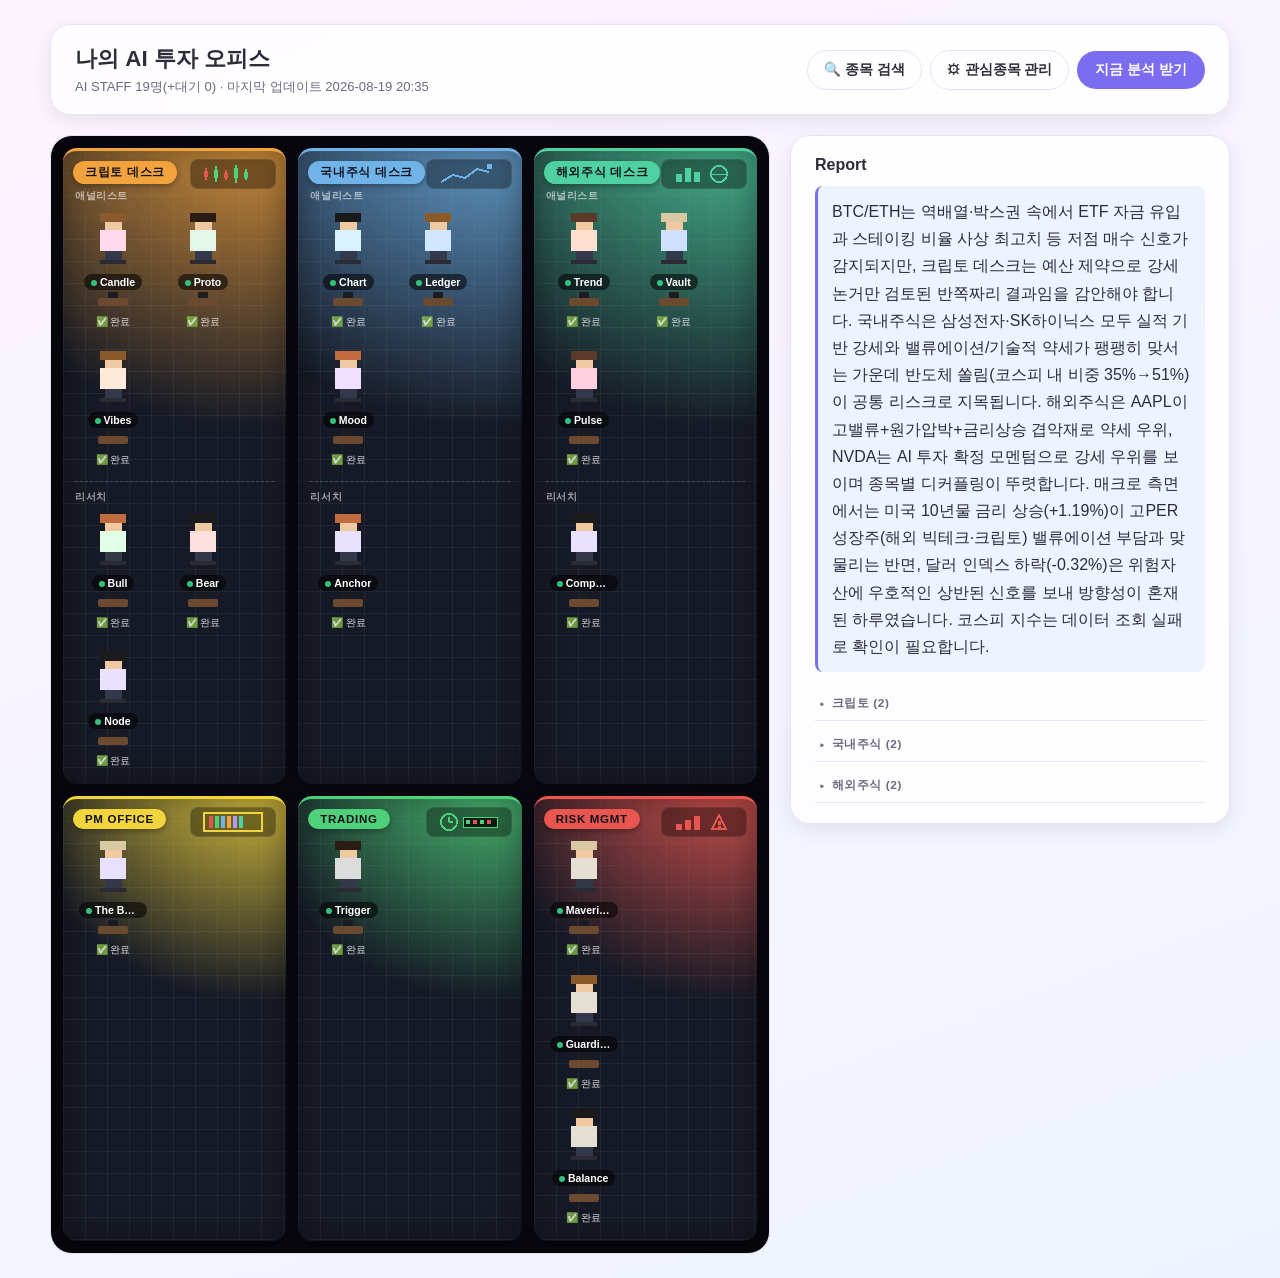
<file: office/index.html>
<!doctype html>
<html lang="ko">
<head>
<meta charset="UTF-8" />
<meta name="viewport" content="width=device-width, initial-scale=1" />
<title>나의 AI 투자 오피스</title>
<style>
  :root {
    --bg-top: #fdf3ff;
    --bg-bottom: #eef4ff;
    --panel-bg: #ffffffcc;
    --text-main: #2c2c3a;
    --text-sub: #6b6b80;
    --border: #e6e3f5;
    --accent: #7c6cf0;
  }
  @media (prefers-color-scheme: dark) {
    :root {
      --bg-top: #201c2e;
      --bg-bottom: #16141f;
      --panel-bg: #2a2638cc;
      --text-main: #ecebf5;
      --text-sub: #a5a2ba;
      --border: #3a3650;
      --accent: #a99bff;
    }
  }
  :root[data-theme="dark"] {
    --bg-top: #201c2e;
    --bg-bottom: #16141f;
    --panel-bg: #2a2638cc;
    --text-main: #ecebf5;
    --text-sub: #a5a2ba;
    --border: #3a3650;
    --accent: #a99bff;
  }
  :root[data-theme="light"] {
    --bg-top: #fdf3ff;
    --bg-bottom: #eef4ff;
    --panel-bg: #ffffffcc;
    --text-main: #2c2c3a;
    --text-sub: #6b6b80;
    --border: #e6e3f5;
    --accent: #7c6cf0;
  }

  * { box-sizing: border-box; }
  body {
    margin: 0;
    min-height: 100vh;
    font-family: -apple-system, "Segoe UI", "Malgun Gothic", sans-serif;
    color: var(--text-main);
    background: linear-gradient(160deg, var(--bg-top), var(--bg-bottom));
    padding: 24px;
  }

  .app { max-width: 1180px; margin: 0 auto; }

  header.topbar {
    display: flex;
    flex-wrap: wrap;
    gap: 16px;
    align-items: center;
    justify-content: space-between;
    background: var(--panel-bg);
    border: 1px solid var(--border);
    border-radius: 20px;
    padding: 18px 24px;
    margin-bottom: 20px;
    backdrop-filter: blur(6px);
    box-shadow: 0 6px 20px rgba(0,0,0,0.08);
  }
  .brand { display: flex; flex-direction: column; gap: 4px; }
  .brand h1 { margin: 0; font-size: 1.4rem; }
  .brand .meta { font-size: 0.82rem; color: var(--text-sub); }

  .run-now-btn {
    border: none; border-radius: 999px; padding: 10px 18px; font-size: 0.85rem; font-weight: 600;
    background: var(--accent); color: white; cursor: pointer;
  }
  .run-now-btn:disabled { opacity: 0.6; cursor: default; }

  .layout { display: grid; grid-template-columns: 1fr 440px; gap: 20px; align-items: start; }
  @media (max-width: 960px) { .layout { grid-template-columns: 1fr; } }

  /* ---- 오피스 타일맵 (부서 구역): 3개 자산군 부서(크립토/국내주식/해외주식) + PM/TRADING/RISK ----
     모든 존은 같은 어두운 베이스를 공유하고, 부서마다 --zone-accent 색만 달라진다(상단 바/라벨/장식/은은한 글로우).
     방마다 완전히 다른 색을 칠하는 대신 "같은 오피스, 다른 팻말"처럼 보이게 하는 게 목표. */
  .office-map {
    display: grid;
    grid-template-columns: repeat(3, 1fr);
    grid-template-areas:
      "crypto krstock usstock"
      "pm trading risk";
    gap: 12px;
    border-radius: 22px;
    overflow: hidden;
    border: 1px solid var(--border);
    padding: 12px;
    background: #0a0912;
    box-shadow: inset 0 0 60px rgba(0,0,0,0.5);
  }
  @media (max-width: 640px) {
    .office-map { grid-template-columns: 1fr; grid-template-areas: "crypto" "krstock" "usstock" "pm" "trading" "risk"; }
  }

  .zone {
    position: relative;
    border-radius: 14px;
    min-height: 160px;
    padding: 38px 12px 12px;
    background-color: #161a26;
    background-image:
      radial-gradient(circle at 88% -12%, var(--zone-accent) 0%, transparent 48%),
      linear-gradient(rgba(255,255,255,0.05) 1px, transparent 1px),
      linear-gradient(90deg, rgba(255,255,255,0.05) 1px, transparent 1px);
    background-size: 100% 100%, 22px 22px, 22px 22px;
    background-blend-mode: normal, normal, normal;
    border-top: 3px solid var(--zone-accent);
    box-shadow: inset 0 0 30px rgba(0,0,0,0.35), 0 6px 16px rgba(0,0,0,0.3);
  }
  .zone[data-team="크립토"]    { grid-area: crypto;   --zone-accent: #f2a33d; }
  .zone[data-team="국내주식"]  { grid-area: krstock;  --zone-accent: #6fb3e8; }
  .zone[data-team="해외주식"]  { grid-area: usstock;  --zone-accent: #4fd0a0; }
  .zone[data-team="PM"]        { grid-area: pm;       --zone-accent: #f2d43d; }
  .zone[data-team="TRADING"]   { grid-area: trading;  --zone-accent: #4fd07a; }
  .zone[data-team="RISK MGMT"] { grid-area: risk;     --zone-accent: #e8564f; }

  .zone-label {
    position: absolute; top: 10px; left: 10px;
    font-size: 0.72rem; font-weight: 800; letter-spacing: 0.06em;
    color: #12121a; background: var(--zone-accent);
    padding: 4px 12px; border-radius: 999px;
    box-shadow: 0 2px 6px rgba(0,0,0,0.35);
  }
  .zone-decor {
    position: absolute; top: 8px; right: 10px;
    background: rgba(0,0,0,0.35); border: 1px solid rgba(255,255,255,0.08);
    border-radius: 8px; padding: 4px 7px;
  }
  .decor-icon { width: 70px; height: 20px; display: block; }

  /* 전원 잠금 상태인 존(TRADING/RISK MGMT)은 텅 빈 느낌이 나지 않게 대각선 패턴 + 워터마크를 깔아준다 */
  .zone.all-locked {
    background-image:
      repeating-linear-gradient(135deg, rgba(255,255,255,0.035) 0 10px, transparent 10px 20px),
      radial-gradient(circle at 88% -12%, var(--zone-accent) 0%, transparent 48%),
      linear-gradient(rgba(255,255,255,0.05) 1px, transparent 1px),
      linear-gradient(90deg, rgba(255,255,255,0.05) 1px, transparent 1px);
    background-size: auto, 100% 100%, 22px 22px, 22px 22px;
  }
  .zone.all-locked::after {
    content: '준비 중';
    position: absolute; right: 14px; bottom: 10px;
    font-size: 0.66rem; font-weight: 800; letter-spacing: 0.08em;
    color: rgba(255,255,255,0.18);
  }

  .zone-floor { display: flex; flex-direction: column; gap: 10px; }
  .subteam-label {
    font-size: 0.62rem; font-weight: 700; letter-spacing: 0.06em; text-transform: uppercase;
    color: rgba(255,255,255,0.6); margin-bottom: 6px; padding-top: 8px;
    border-top: 1px dashed rgba(255,255,255,0.18);
  }
  .subteam:first-child .subteam-label { border-top: none; padding-top: 0; }
  .subteam-floor { display: flex; flex-wrap: wrap; gap: 14px; align-content: flex-start; }

  .desk-unit {
    width: 76px;
    display: flex; flex-direction: column; align-items: center; gap: 6px;
    cursor: pointer;
    border-radius: 10px;
    padding: 4px;
    transition: transform 0.15s ease, background 0.15s ease;
  }
  .desk-unit:not(.locked):hover { transform: translateY(-3px); background: rgba(255,255,255,0.06); }
  .desk-unit.locked { cursor: default; filter: grayscale(1); opacity: 0.55; }

  .sprite-wrap { position: relative; }
  .pixel-person {
    width: 34px; height: 51px;
    animation: bob 2.4s ease-in-out infinite;
  }
  .desk-unit.locked .pixel-person { animation: none; }
  .desk-unit.working .sprite-wrap { animation: walk 1.6s ease-in-out infinite; }
  .lock-badge { position: absolute; top: -4px; right: -6px; font-size: 12px; }
  @keyframes bob { 0%, 100% { transform: translateY(0); } 50% { transform: translateY(-4px); } }
  @keyframes walk { 0%, 100% { transform: translateX(-4px); } 50% { transform: translateX(4px); } }

  .status-label { font-size: 0.62rem; color: #fff; opacity: 0.85; margin-top: 3px; white-space: nowrap; }

  .nameplate {
    font-size: 0.66rem; font-weight: 700; color: #fff; background: rgba(0,0,0,0.55);
    padding: 2px 7px; border-radius: 999px; white-space: nowrap; max-width: 100%;
    overflow: hidden; text-overflow: ellipsis;
  }

  .desk-prop { width: 30px; height: 8px; background: #6b4a2f; border-radius: 2px; position: relative; margin-top: 2px; }
  .desk-prop .desk-monitor {
    position: absolute; top: -6px; left: 50%; transform: translateX(-50%);
    width: 10px; height: 6px; background: #1b1b22; border-radius: 1px;
  }
  .desk-status {
    width: 6px; height: 6px; border-radius: 50%; display: inline-block; margin-right: 3px;
  }
  .desk-status.done { background: #33c17c; }
  .desk-status.pending { background: #b8b3c9; }
  .desk-status.locked { background: #7a7a7a; }

  aside.console {
    border-radius: 20px; border: 1px solid var(--border); background: var(--panel-bg);
    padding: 20px 24px; max-height: 720px; overflow-y: auto; backdrop-filter: blur(6px);
    box-shadow: 0 6px 20px rgba(0,0,0,0.08);
  }
  aside.console h2 { margin: 0 0 12px; font-size: 1rem; }
  .feed-group { margin-bottom: 8px; }
  .feed-group:last-child { margin-bottom: 0; }
  .feed-group summary {
    cursor: pointer; list-style: none; user-select: none;
    font-size: 0.74rem; font-weight: 800; letter-spacing: 0.05em; color: var(--text-sub);
    text-transform: uppercase; padding: 8px 4px; border-bottom: 1px solid var(--border);
    display: flex; align-items: center; gap: 6px;
  }
  .feed-group summary::-webkit-details-marker { display: none; }
  .feed-group summary::before { content: '▸'; font-size: 0.7rem; transition: transform 0.15s ease; }
  .feed-group[open] summary::before { transform: rotate(90deg); }
  .feed-group .symbol-card { margin: 16px 0 0; }
  .symbol-card-label { font-size: 0.92rem; font-weight: 800; margin-bottom: 6px; }
  .feed-item { border-left: 3px solid var(--accent); border-radius: 8px; padding: 12px 14px; margin-bottom: 8px; background: var(--bg-bottom); }
  .feed-item .fhead { display: flex; justify-content: space-between; font-size: 0.8rem; color: var(--text-sub); margin-bottom: 6px; }
  .feed-item .ftext { font-size: 1rem; line-height: 1.7; white-space: pre-wrap; }
  .symbol-empty { color: var(--text-sub); font-size: 0.85rem; padding-bottom: 4px; }

  .summary-card {
    border-left: 3px solid var(--accent); border-radius: 8px; padding: 12px 14px; margin-bottom: 16px;
    background: var(--bg-bottom); font-size: 1rem; line-height: 1.7; white-space: pre-wrap;
  }

  .empty-note { color: var(--text-sub); font-size: 0.85rem; }

  .modal-backdrop {
    display: none; position: fixed; inset: 0; background: rgba(0,0,0,0.35);
    align-items: center; justify-content: center; padding: 20px; z-index: 10;
  }
  .modal-backdrop.open { display: flex; }
  .modal {
    background: var(--panel-bg); border: 1px solid var(--border); border-radius: 18px;
    max-width: 560px; width: 100%; max-height: 80vh; overflow-y: auto; padding: 22px;
    color: var(--text-main);
  }
  .modal h3 { margin-top: 0; }
  .modal-body { font-size: 1rem; line-height: 1.7; }
  .modal-body p { margin: 0 0 12px; }
  .modal-body h4 { margin: 16px 0 6px; font-size: 0.92rem; color: var(--text-sub); }
  .modal-body h4:first-child { margin-top: 0; }
  .modal-body ul { margin: 0 0 12px; padding-left: 1.2em; }
  .modal-body li { margin-bottom: 8px; }
  .modal-body li:last-child { margin-bottom: 0; }
  .modal-body strong { color: var(--accent); }
  .modal .close-btn {
    float: right; border: none; background: var(--bg-bottom); border-radius: 999px;
    width: 28px; height: 28px; cursor: pointer; font-size: 0.9rem;
  }
  .watchlist-toggle-btn {
    border: 1px solid var(--border); border-radius: 999px; padding: 10px 16px; font-size: 0.85rem; font-weight: 600;
    background: transparent; color: var(--text-main); cursor: pointer;
  }
  .watchlist-panel {
    max-width: 1180px; margin: 0 auto 20px; background: var(--panel-bg); border: 1px solid var(--border);
    border-radius: 20px; padding: 18px 24px; display: grid; grid-template-columns: repeat(3, 1fr); gap: 18px;
    backdrop-filter: blur(6px); box-shadow: 0 6px 20px rgba(0,0,0,0.08);
  }
  .watchlist-panel[hidden] { display: none; }
  @media (max-width: 860px) { .watchlist-panel { grid-template-columns: 1fr; } }
  .watchlist-group-title { font-size: 0.78rem; font-weight: 700; color: var(--text-sub); margin-bottom: 8px; }
  .watchlist-add-row { display: flex; gap: 6px; margin-bottom: 6px; }
  .watchlist-input { flex: 1; min-width: 0; padding: 6px 10px; border-radius: 999px; border: 1px solid var(--border); background: var(--bg-bottom); color: var(--text-main); font-size: 0.82rem; }
  .watchlist-add-btn { border: none; border-radius: 999px; padding: 6px 12px; font-size: 0.78rem; font-weight: 600; background: var(--accent); color: white; cursor: pointer; }
  .watchlist-add-btn:disabled, .watchlist-input:disabled { opacity: 0.5; cursor: default; }
  .watchlist-error { color: #e0574f; font-size: 0.74rem; min-height: 1em; margin-bottom: 6px; }
  .watchlist-chips { display: flex; flex-wrap: wrap; gap: 6px; }
  .watchlist-chip { display: inline-flex; align-items: center; gap: 4px; background: var(--bg-bottom); border: 1px solid var(--border); border-radius: 999px; padding: 3px 6px 3px 10px; font-size: 0.76rem; }
  .watchlist-chip button { border: none; background: none; cursor: pointer; color: var(--text-sub); font-size: 0.8rem; padding: 0 2px; }
  .watchlist-static-note { grid-column: 1 / -1; color: var(--text-sub); font-size: 0.8rem; }
  .search-suggestions { position: relative; z-index: 5; margin-top: 6px; max-height: 260px; overflow-y: auto; border: 1px solid var(--border); border-radius: 10px; background: var(--panel-bg); }
  .search-suggestions[hidden] { display: none; }
  .search-suggestion-item { display: flex; align-items: center; gap: 8px; padding: 8px 12px; cursor: pointer; font-size: 0.82rem; }
  .search-suggestion-item:hover { background: var(--bg-bottom); }
  .search-suggestion-badge { font-size: 0.68rem; padding: 2px 8px; border-radius: 999px; background: var(--accent); color: white; white-space: nowrap; }
  .search-panel { display: grid; gap: 10px; background: var(--panel-bg); border: 1px solid var(--border); border-radius: 20px; padding: 16px 20px; margin-bottom: 20px; }
  .search-panel[hidden] { display: none; }
</style>
</head>
<body>
<div class="app">
  <header class="topbar">
    <div class="brand">
      <h1 id="office-title">나의 AI 투자 오피스</h1>
      <div class="meta" id="office-meta">불러오는 중...</div>
    </div>
    <div style="display:flex; gap:8px; align-items:center;">
      <button id="search-toggle-btn" class="watchlist-toggle-btn" type="button">🔍 종목 검색</button>
      <button id="watchlist-toggle-btn" class="watchlist-toggle-btn" type="button">⚙ 관심종목 관리</button>
      <button id="run-now-btn" class="run-now-btn">지금 분석 받기</button>
    </div>
  </header>

  <section class="watchlist-panel" id="watchlist-panel" hidden>
    <div class="watchlist-group" data-type="crypto">
      <div class="watchlist-group-title">크립토 (심볼, 예: SOL)</div>
      <div class="watchlist-add-row">
        <input class="watchlist-input" type="text" placeholder="심볼 (예: SOL)" disabled>
        <button class="watchlist-add-btn" type="button" disabled>추가</button>
      </div>
      <div class="watchlist-error"></div>
      <div class="watchlist-chips"></div>
    </div>
    <div class="watchlist-group" data-type="stocks_kr">
      <div class="watchlist-group-title">국내주식 (6자리 코드, 예: 005930)</div>
      <div class="watchlist-add-row">
        <input class="watchlist-input" type="text" placeholder="코드 (예: 005930)" disabled>
        <button class="watchlist-add-btn" type="button" disabled>추가</button>
      </div>
      <div class="watchlist-error"></div>
      <div class="watchlist-chips"></div>
    </div>
    <div class="watchlist-group" data-type="stocks_us">
      <div class="watchlist-group-title">해외주식 (티커, 예: TSLA)</div>
      <div class="watchlist-add-row">
        <input class="watchlist-input" type="text" placeholder="티커 (예: TSLA)" disabled>
        <button class="watchlist-add-btn" type="button" disabled>추가</button>
      </div>
      <div class="watchlist-error"></div>
      <div class="watchlist-chips"></div>
    </div>
    <div class="watchlist-static-note" id="watchlist-static-note">
      ⚠ 라이브 뷰어(launch_live_office.bat 실행 후 localhost:8787)에서만 사용할 수 있습니다.
    </div>
  </section>

  <section class="search-panel" id="search-panel" hidden>
    <input id="search-input" class="watchlist-input" type="text"
           placeholder="종목/코인 검색 (심볼 또는 이름) — 워치리스트에 없어도 즉시분석" autocomplete="off" disabled>
    <div id="search-suggestions" class="search-suggestions" hidden></div>
    <div id="search-status" class="watchlist-error"></div>
    <div>
      <div class="watchlist-group-title">최근검색</div>
      <div id="recent-searches-chips" class="watchlist-chips"></div>
    </div>
    <div class="watchlist-static-note" id="search-static-note">
      ⚠ 라이브 뷰어(launch_live_office.bat 실행 후 localhost:8787)에서만 사용할 수 있습니다.
    </div>
  </section>

  <div class="layout">
    <main class="office-map" id="office-map"></main>
    <aside class="console">
      <h2>Report</h2>
      <div id="summary"></div>
      <div id="feed"></div>
    </aside>
  </div>
</div>

<div class="modal-backdrop" id="modal-backdrop">
  <div class="modal">
    <button class="close-btn" id="modal-close">✕</button>
    <h3 id="modal-title"></h3>
    <div id="modal-body" class="modal-body"></div>
  </div>
</div>

<script>
  window.__OFFICE_DATA__ = {"title": "나의 AI 투자 오피스", "generatedAt": "2026-08-19 20:35", "employees": [{"id": "candle", "name": "Candle", "role": "암호화폐 기술적 분석", "emoji": "🕯️", "color": "#ffd9ec", "team": "크립토", "subteam": "ANALYSTS", "status": "done", "statusText": "리포트 작성 완료", "fullText": "BTC: 89,107,000원(-0.01%)/63,036.5달러. 역배열(ma5<ma20<ma60) 하락추세, ma20대비 -1.9%. RSI14 35.58.\nETH: 2,662,000원(0%)/1,881.99달러. 이평선 뒤섞인 횡보전환기. RSI14 50.45 중립."}, {"id": "proto", "name": "Proto", "role": "암호화폐 펀더멘털", "emoji": "🧬", "color": "#e0f7e9", "team": "크립토", "subteam": "ANALYSTS", "status": "done", "statusText": "리포트 작성 완료", "fullText": "BTC: 유통량 95.5%, 언락리스크 없음. ETF 8월 첫주 8.535억달러 순유입(4월 이후 최대)이나 연초누적 -45억달러.\nETH: 발행-소각 균형, 스테이킹락업 30%. DeFi TVL 418~420억달러(+7.8~8.1%/30일)이나 DEX거래량 -36.1%."}, {"id": "vibes", "name": "Vibes", "role": "암호화폐 뉴스·심리", "emoji": "🌊", "color": "#ffe9d9", "team": "크립토", "subteam": "ANALYSTS", "status": "done", "statusText": "리포트 작성 완료", "fullText": "BTC: CPI둔화 후 반등실패, 스테이블코인 입법정체. ETH: $1,800~1,950 박스권, 스테이킹비율 사상최고 34.4%.\n매크로 신호혼조(DXY -0.32% 리스크온 vs US10Y +1.19% 리스크오프). 약한 리스크오프~중립."}, {"id": "bull", "name": "Bull", "role": "크립토 강세 논거", "emoji": "🐂", "color": "#e0ffe6", "team": "크립토", "subteam": "RESEARCH", "status": "done", "statusText": "리포트 작성 완료", "fullText": "BTC: ETF자금 유입(4월래 최대)과 가격 괴리, RSI저점권 반등가능성. 확신도 중.\nETH: 스테이킹 사상최고+TVL증가로 3명 데이터 교차확인되는 공급축소·자금응축 신호. 확신도 중상."}, {"id": "bear", "name": "Bear", "role": "크립토 약세 논거", "emoji": "🐻", "color": "#ffe0e0", "team": "크립토", "subteam": "RESEARCH", "status": "done", "statusText": "리포트 작성 완료", "fullText": "(예산 제약으로 오늘은 생략됨 — Bull의 강세 논거에 대한 반박이 이루어지지 않았으므로 아래 Bull 내용은 편향된 일방적 시각일 수 있음)"}, {"id": "node", "name": "Node", "role": "크립토 리서치 종합", "emoji": "🧑‍🔬", "color": "#eae1ff", "team": "크립토", "subteam": "RESEARCH", "status": "done", "statusText": "리포트 작성 완료", "fullText": "(예산 제약으로 오늘은 생략됨)"}, {"id": "chart", "name": "Chart", "role": "국내주식 기술적 분석", "emoji": "📈", "color": "#d9f2ff", "team": "국내주식", "subteam": "ANALYSTS", "status": "done", "statusText": "리포트 작성 완료", "fullText": "(원문 미제공 — Anchor 종합에 반영된 내용만 확인 가능)"}, {"id": "ledger", "name": "Ledger", "role": "국내주식 펀더멘털", "emoji": "📒", "color": "#cfe8ff", "team": "국내주식", "subteam": "ANALYSTS", "status": "done", "statusText": "리포트 작성 완료", "fullText": "(원문 미제공 — Anchor 종합에 반영된 내용만 확인 가능)"}, {"id": "mood", "name": "Mood", "role": "국내주식 뉴스·심리", "emoji": "🌙", "color": "#f0e0ff", "team": "국내주식", "subteam": "ANALYSTS", "status": "done", "statusText": "리포트 작성 완료", "fullText": "(원문 미제공 — Anchor 종합에 반영된 내용만 확인 가능)"}, {"id": "anchor", "name": "Anchor", "role": "국내주식 리서치 종합", "emoji": "⚓", "color": "#eae1ff", "team": "국내주식", "subteam": "RESEARCH", "status": "done", "statusText": "리포트 작성 완료", "fullText": "삼성전자: 강세(5일연속신고가, 영업이익 89.4조 역대최대, 외국인 3조 순매수) vs 약세(ma60 -5.5% 하회, 장기추세 미회복, PER22.19/PBR3.82). 단기상방 뚜렷하나 ma60 상향돌파 전까진 추세전환 이르다는 판단.\nSK하이닉스: 강세(순이익+557%, HBM점유율56.4%, 저PER) vs 약세(역배열+RSI다이버전스, PBR7.09배 고평가, ROE96%지속성 미확인). 강약 논거 팽팽히 대립.\n공통 리스크: 코스피 반도체 쏠림 35%→51%, 7월 레버리지청산 패닉셀 전례."}, {"id": "trend", "name": "Trend", "role": "해외주식 기술적 분석", "emoji": "📊", "color": "#ffe0d0", "team": "해외주식", "subteam": "ANALYSTS", "status": "done", "statusText": "리포트 작성 완료", "fullText": "(원문 미제공 — Compass 종합에 반영된 내용만 확인 가능)"}, {"id": "vault", "name": "Vault", "role": "해외주식 펀더멘털", "emoji": "🏦", "color": "#d0e0ff", "team": "해외주식", "subteam": "ANALYSTS", "status": "done", "statusText": "리포트 작성 완료", "fullText": "(원문 미제공 — Compass 종합에 반영된 내용만 확인 가능)"}, {"id": "pulse", "name": "Pulse", "role": "해외주식 뉴스·심리", "emoji": "💓", "color": "#ffd0e0", "team": "해외주식", "subteam": "ANALYSTS", "status": "done", "statusText": "리포트 작성 완료", "fullText": "(원문 미제공 — Compass 종합에 반영된 내용만 확인 가능)"}, {"id": "compass", "name": "Compass", "role": "해외주식 리서치 종합", "emoji": "🧭", "color": "#eae1ff", "team": "해외주식", "subteam": "RESEARCH", "status": "done", "statusText": "리포트 작성 완료", "fullText": "AAPL($305.93): 약세 우위 — 3명 교차확인된 고밸류(PER35/PBR41.6)+메모리공급부족 원가압박(팀쿡 확정발언)+금리상승+소비지표부진. 강세는 RSI26 과매도 단기반등 신호 하나뿐. \"조정 속 단기반등\" 시각.\nNVDA($225.16): 강세 우위 — 정배열추세+5000억달러 AI MOU(확정)+조정후 빠른회복력. 약세는 RSI75 과매수+8/26실적 이벤트리스크(미실현). \"추세 살아있으나 이벤트 앞둔 과열구간\"."}, {"id": "trigger", "name": "Trigger", "role": "매매 시그널 생성 (Execution Specialist)", "emoji": "🎯", "color": "#dcdcdc", "team": "TRADING", "subteam": null, "status": "done", "statusText": "리포트 작성 완료", "fullText": "(예산 제약으로 오늘은 생략됨 — 오늘 크립토 매매 시그널 없음)"}, {"id": "maverick", "name": "Maverick", "role": "공격적 리스크 검토 (Aggressive Risk)", "emoji": "🦉", "color": "#e6e0d4", "team": "RISK MGMT", "subteam": null, "status": "done", "statusText": "리포트 작성 완료", "fullText": "(예산 제약으로 오늘은 생략됨)"}, {"id": "guardian", "name": "Guardian", "role": "보수적 리스크 검토 (Conservative Risk)", "emoji": "🛡️", "color": "#e6e0d4", "team": "RISK MGMT", "subteam": null, "status": "done", "statusText": "리포트 작성 완료", "fullText": "(예산 제약으로 오늘은 생략됨)"}, {"id": "balance", "name": "Balance", "role": "중립 리스크 검토 (Neutral Risk)", "emoji": "⚖️", "color": "#e6e0d4", "team": "RISK MGMT", "subteam": null, "status": "done", "statusText": "리포트 작성 완료", "fullText": "(예산 제약으로 오늘은 생략됨)"}, {"id": "chief-strategist", "name": "The Boss", "role": "종합 리포트 작성 (포트폴리오 매니저)", "emoji": "🧑‍💼", "color": "#e8e0ff", "team": "PM", "subteam": null, "status": "done", "statusText": "리포트 작성 완료", "fullText": "BTC/ETH는 역배열·박스권 속에서 ETF 자금 유입과 스테이킹 비율 사상 최고치 등 저점 매수 신호가 감지되지만, 크립토 데스크는 예산 제약으로 강세 논거만 검토된 반쪽짜리 결과임을 감안해야 합니다. 국내주식은 삼성전자·SK하이닉스 모두 실적 기반 강세와 밸류에이션/기술적 약세가 팽팽히 맞서는 가운데 반도체 쏠림(코스피 내 비중 35%→51%)이 공통 리스크로 지목됩니다. 해외주식은 AAPL이 고밸류+원가압박+금리상승 겹악재로 약세 우위, NVDA는 AI 투자 확정 모멘텀으로 강세 우위를 보이며 종목별 디커플링이 뚜렷합니다. 매크로 측면에서는 미국 10년물 금리 상승(+1.19%)이 고PER 성장주(해외 빅테크·크립토) 밸류에이션 부담과 맞물리는 반면, 달러 인덱스 하락(-0.32%)은 위험자산에 우호적인 상반된 신호를 보내 방향성이 혼재된 하루였습니다. 코스피 지수는 데이터 조회 실패로 확인이 필요합니다.\n\n- **금리-밸류에이션 공통 리스크**: 미국 10년물 금리 +1.19% 상승은 AAPL의 고PER(35)·고PBR(41.6) 부담, NVDA의 RSI75 과매수 이벤트리스크와 맞물려 해외 성장주 전반의 밸류에이션 압박 요인으로 작용할 수 있습니다. 크립토 역시 Vibes가 지목한 US10Y 상승발 리스크오프 신호와 결이 같아, 해외주식과 크립토 두 데스크에서 동시에 금리 민감 신호가 확인됩니다.\n- 크립토 데스크: 오늘은 강세 논거(Bull)만 검토되어 약세 반박이 없는 반쪽 분석입니다. BTC 역배열·RSI35(약세권 근접), ETH DEX거래량 -36.1% 등 강세 논거와 배치되는 데이터도 원자료에 존재하므로 참고 필요.\n- 국내주식: 코스피 내 반도체 비중이 35%→51%로 쏠려 있어 개별 종목 리스크가 지수 전체 변동성으로 확산될 소지, 7월 레버리지 청산 패닉셀 전례.\n- 해외주식: AAPL은 팀쿡이 확정 발언한 메모리 공급부족발 원가압박이 실적 우려로 이어질 수 있음, NVDA는 8/26 실적 발표를 앞둔 과매수 구간(RSI75)으로 이벤트 변동성 유의.\n- 매크로: 코스피 지수 데이터 조회 실패(확인 필요)로 국내증시와 S&P500(-0.17%) 간 동조/디커플링 여부는 판단이 제한적입니다.\n\n- 크립토: Bear·Node 단계가 생략된 만큼, 다음 정규 분석 사이클에서 BTC 역배열·RSI 흐름과 ETF 자금 연초누적 순유출(-45억달러)이 Bull의 강세 논거를 얼마나 반박하는지 재검토가 필요합니다.\n- 국내주식: Anchor가 짚은 대로 삼성전자는 ma60 상향돌파 여부, SK하이닉스는 ROE 96%의 지속가능성이 추세 전환 판단의 관찰 포인트입니다.\n- 해외주식: Compass가 짚은 대로 AAPL은 RSI 과매도발 단기 반등이 밸류에이션 부담을 상쇄할 수 있을지, NVDA는 8/26 실적 결과가 과매수 조정 여부를 가를 관찰 포인트입니다.\n</content>"}], "summary": "BTC/ETH는 역배열·박스권 속에서 ETF 자금 유입과 스테이킹 비율 사상 최고치 등 저점 매수 신호가 감지되지만, 크립토 데스크는 예산 제약으로 강세 논거만 검토된 반쪽짜리 결과임을 감안해야 합니다. 국내주식은 삼성전자·SK하이닉스 모두 실적 기반 강세와 밸류에이션/기술적 약세가 팽팽히 맞서는 가운데 반도체 쏠림(코스피 내 비중 35%→51%)이 공통 리스크로 지목됩니다. 해외주식은 AAPL이 고밸류+원가압박+금리상승 겹악재로 약세 우위, NVDA는 AI 투자 확정 모멘텀으로 강세 우위를 보이며 종목별 디커플링이 뚜렷합니다. 매크로 측면에서는 미국 10년물 금리 상승(+1.19%)이 고PER 성장주(해외 빅테크·크립토) 밸류에이션 부담과 맞물리는 반면, 달러 인덱스 하락(-0.32%)은 위험자산에 우호적인 상반된 신호를 보내 방향성이 혼재된 하루였습니다. 코스피 지수는 데이터 조회 실패로 확인이 필요합니다.", "watchlistGroups": [{"category": "크립토", "items": [{"key": "BTC", "label": "BTC", "notes": []}, {"key": "ETH", "label": "ETH", "notes": []}]}, {"category": "국내주식", "items": [{"key": "삼성전자", "label": "삼성전자", "notes": [{"name": "Anchor", "emoji": "⚓", "text": "삼성전자: 강세(5일연속신고가, 영업이익 89.4조 역대최대, 외국인 3조 순매수) vs 약세(ma60 -5.5% 하회, 장기추세 미회복, PER22.19/PBR3.82). 단기상방 뚜렷하나 ma60 상향돌파 전까진 추세전환 이르다는 판단."}]}, {"key": "SK하이닉스", "label": "SK하이닉스", "notes": [{"name": "Anchor", "emoji": "⚓", "text": "SK하이닉스: 강세(순이익+557%, HBM점유율56.4%, 저PER) vs 약세(역배열+RSI다이버전스, PBR7.09배 고평가, ROE96%지속성 미확인). 강약 논거 팽팽히 대립."}]}]}, {"category": "해외주식", "items": [{"key": "AAPL", "label": "Apple (AAPL)", "notes": []}, {"key": "NVDA", "label": "NVIDIA (NVDA)", "notes": []}]}]};

  const mapEl = document.getElementById('office-map');
  const summaryEl = document.getElementById('summary');
  const feedEl = document.getElementById('feed');
  const TEAM_ORDER = ['크립토', '국내주식', '해외주식', 'PM', 'TRADING', 'RISK MGMT'];
  const TEAM_LABELS = {
    '크립토': '크립토 데스크', '국내주식': '국내주식 데스크', '해외주식': '해외주식 데스크',
    'PM': 'PM OFFICE', 'TRADING': 'TRADING', 'RISK MGMT': 'RISK MGMT',
  };
  // 팀마다 하는 일이 한눈에 보이도록 존 상단에 붙이는 장식 아이콘(캔들차트/추세선/지구본+막대/책장/시계+티커/경고게이지).
  const TEAM_DECOR = {
    '크립토': `<svg viewBox="0 0 60 20" class="decor-icon" shape-rendering="crispEdges">
      <rect x="2" y="4" width="2" height="12" fill="#e0574f"/><rect x="1" y="7" width="4" height="6" fill="#e0574f"/>
      <rect x="12" y="2" width="2" height="16" fill="#4fd07a"/><rect x="11" y="6" width="4" height="8" fill="#4fd07a"/>
      <rect x="22" y="6" width="2" height="10" fill="#e0574f"/><rect x="21" y="9" width="4" height="5" fill="#e0574f"/>
      <rect x="32" y="1" width="2" height="18" fill="#4fd07a"/><rect x="31" y="4" width="4" height="10" fill="#4fd07a"/>
      <rect x="42" y="5" width="2" height="11" fill="#4fd07a"/><rect x="41" y="8" width="4" height="6" fill="#4fd07a"/>
    </svg>`,
    '국내주식': `<svg viewBox="0 0 60 20" class="decor-icon" shape-rendering="crispEdges">
      <polyline points="2,18 14,11 26,14 38,5 50,8" fill="none" stroke="#6fb3e8" stroke-width="2"/>
      <rect x="48" y="0" width="5" height="5" fill="#6fb3e8"/>
    </svg>`,
    '해외주식': `<svg viewBox="0 0 60 20" class="decor-icon" shape-rendering="crispEdges">
      <rect x="2" y="10" width="6" height="8" fill="#4fd0a0"/><rect x="11" y="4" width="6" height="14" fill="#4fd0a0"/>
      <rect x="20" y="8" width="6" height="10" fill="#4fd0a0"/>
      <circle cx="45" cy="10" r="8" fill="none" stroke="#4fd0a0" stroke-width="2"/>
      <line x1="37" y1="10" x2="53" y2="10" stroke="#4fd0a0" stroke-width="1"/>
    </svg>`,
    'PM': `<svg viewBox="0 0 60 20" class="decor-icon" shape-rendering="crispEdges">
      <rect x="1" y="1" width="58" height="18" fill="none" stroke="#f2d43d" stroke-width="1.5"/>
      <rect x="6" y="4" width="4" height="12" fill="#e0574f"/><rect x="12" y="4" width="4" height="12" fill="#4fd07a"/>
      <rect x="18" y="4" width="4" height="12" fill="#6fb3e8"/><rect x="24" y="4" width="4" height="12" fill="#f2a33d"/>
      <rect x="30" y="4" width="4" height="12" fill="#a99bff"/><rect x="36" y="4" width="4" height="12" fill="#4fd0a0"/>
    </svg>`,
    'TRADING': `<svg viewBox="0 0 60 20" class="decor-icon" shape-rendering="crispEdges">
      <circle cx="10" cy="10" r="8" fill="none" stroke="#4fd07a" stroke-width="2"/>
      <line x1="10" y1="10" x2="10" y2="5" stroke="#4fd07a" stroke-width="2"/>
      <line x1="10" y1="10" x2="14" y2="10" stroke="#4fd07a" stroke-width="2"/>
      <rect x="24" y="5" width="34" height="10" fill="#0c1a10" stroke="#4fd07a"/>
      <rect x="27" y="8" width="4" height="4" fill="#4fd07a"/><rect x="34" y="8" width="4" height="4" fill="#e0574f"/>
      <rect x="41" y="8" width="4" height="4" fill="#4fd07a"/><rect x="48" y="8" width="4" height="4" fill="#e0574f"/>
    </svg>`,
    'RISK MGMT': `<svg viewBox="0 0 60 20" class="decor-icon" shape-rendering="crispEdges">
      <rect x="2" y="12" width="6" height="6" fill="#e8564f"/><rect x="11" y="8" width="6" height="10" fill="#e8564f"/>
      <rect x="20" y="4" width="6" height="14" fill="#e8564f"/>
      <path d="M38 17 L45 3 L52 17 Z" fill="none" stroke="#e8564f" stroke-width="2"/>
      <rect x="43.5" y="9" width="3" height="4" fill="#e8564f"/><rect x="43.5" y="14" width="3" height="2" fill="#e8564f"/>
    </svg>`,
  };

  // 8x12 픽셀 그리드로 그린 단순 사람 스프라이트. 셔츠 색은 직원 색상, 머리색은 id로 고정 배정해 다양성을 줌.
  const HAIR_COLORS = ['#2b1d14', '#5b3a29', '#1a1a1a', '#8a5a2b', '#d9c9a3', '#c26b3f'];
  function hairColorFor(id) {
    let sum = 0;
    for (let i = 0; i < id.length; i++) sum += id.charCodeAt(i);
    return HAIR_COLORS[sum % HAIR_COLORS.length];
  }
  function pixelPersonSvg(shirtColor, hairColor) {
    return `
      <svg class="pixel-person" viewBox="0 0 8 12" shape-rendering="crispEdges">
        <rect x="1" y="4" width="6" height="5" fill="${shirtColor}"/>
        <rect x="2" y="9" width="2" height="3" fill="#33384a"/>
        <rect x="4" y="9" width="2" height="3" fill="#33384a"/>
        <rect x="1" y="11" width="6" height="1" fill="#2b2b33"/>
        <rect x="2" y="2" width="4" height="2" fill="#f0c9a0"/>
        <rect x="1" y="0" width="6" height="2" fill="${hairColor}"/>
      </svg>
    `;
  }

  const SUBTEAM_ORDER = ['ANALYSTS', 'RESEARCH'];
  const SUBTEAM_LABELS = { ANALYSTS: '애널리스트', RESEARCH: '리서치' };

  function buildDeskUnit(emp) {
    const unit = document.createElement('div');
    const statusClass = emp.placeholder ? 'locked' : (emp.status === 'done' ? 'done' : 'pending');
    unit.className = 'desk-unit' + (emp.placeholder ? ' locked' : (statusClass === 'pending' ? ' working' : ''));
    const statusLabel = emp.placeholder ? '🔒 대기' : (statusClass === 'done' ? '✅ 완료' : '⏳ 분석 중');
    unit.innerHTML = `
      <div class="sprite-wrap">
        ${pixelPersonSvg(emp.color, hairColorFor(emp.id))}
        ${emp.placeholder ? '<span class="lock-badge">🔒</span>' : ''}
      </div>
      <div class="nameplate"><span class="desk-status ${statusClass}"></span>${emp.name}</div>
      <div class="desk-prop"><div class="desk-monitor"></div></div>
      <div class="status-label">${statusLabel}</div>
    `;
    unit.title = emp.placeholder ? emp.statusText : `${emp.role} · ${emp.statusText}`;
    unit.addEventListener('click', () => openModal(emp));
    return unit;
  }

  // 원문(마크다운 비슷한 텍스트: "- **BTC**: ..." 글머리, "### " 헤더)을 문단/리스트로 나눠서 보여준다.
  function escapeHtml(s) {
    return s.replace(/&/g, '&amp;').replace(/</g, '&lt;').replace(/>/g, '&gt;');
  }
  function formatAnalysisText(text) {
    const lines = (text || '').split('\n').map(l => l.trim()).filter(Boolean);
    if (lines.length === 0) return '<p>아직 작성된 분석이 없습니다.</p>';
    let html = '';
    let inList = false;
    const closeList = () => { if (inList) { html += '</ul>'; inList = false; } };
    const render = s => escapeHtml(s).replace(/\*\*(.+?)\*\*/g, '<strong>$1</strong>');
    lines.forEach(line => {
      const isBullet = /^[-*]\s+/.test(line);
      const isHeading = /^#{1,4}\s+/.test(line);
      const content = line.replace(/^[-*]\s+/, '').replace(/^#{1,4}\s+/, '');
      if (isHeading) {
        closeList();
        html += `<h4>${render(content)}</h4>`;
      } else if (isBullet) {
        if (!inList) { html += '<ul>'; inList = true; }
        html += `<li>${render(content)}</li>`;
      } else {
        closeList();
        html += `<p>${render(content)}</p>`;
      }
    });
    closeList();
    return html;
  }

  const backdrop = document.getElementById('modal-backdrop');
  const modalTitle = document.getElementById('modal-title');
  const modalBody = document.getElementById('modal-body');
  function openModal(emp) {
    modalTitle.textContent = `${emp.emoji} ${emp.name} — 오늘의 분석`;
    modalBody.innerHTML = formatAnalysisText(emp.fullText);
    backdrop.classList.add('open');
  }
  document.getElementById('modal-close').addEventListener('click', () => backdrop.classList.remove('open'));
  backdrop.addEventListener('click', (e) => { if (e.target === backdrop) backdrop.classList.remove('open'); });

  function renderOffice(data) {
    document.getElementById('office-title').textContent = data.title;
    const activeCount = data.employees.filter(e => !e.placeholder).length;
    document.getElementById('office-meta').textContent =
      `AI STAFF ${activeCount}명(+대기 ${data.employees.length - activeCount}) · 마지막 업데이트 ${data.generatedAt}`;

    const byTeam = {};
    data.employees.forEach(emp => {
      (byTeam[emp.team] = byTeam[emp.team] || []).push(emp);
    });

    mapEl.innerHTML = '';
    TEAM_ORDER.forEach(team => {
      const members = byTeam[team];
      if (!members) return;
      const zone = document.createElement('section');
      zone.className = 'zone' + (members.every(m => m.placeholder) ? ' all-locked' : '');
      zone.dataset.team = team;
      zone.innerHTML = `
        <div class="zone-label">${TEAM_LABELS[team] || team}</div>
        <div class="zone-decor">${TEAM_DECOR[team] || ''}</div>
        <div class="zone-floor"></div>
      `;
      const floor = zone.querySelector('.zone-floor');

      const bySubteam = {};
      members.forEach(emp => {
        const key = emp.subteam || '';
        (bySubteam[key] = bySubteam[key] || []).push(emp);
      });
      const subteamKeys = SUBTEAM_ORDER.filter(k => bySubteam[k]);

      if (subteamKeys.length === 0) {
        // 부서 내 애널리스트/리서치 구분이 없는 존(PM, TRADING, RISK MGMT)은 그냥 한 층에 배치
        members.forEach(emp => floor.appendChild(buildDeskUnit(emp)));
      } else {
        subteamKeys.forEach(key => {
          const sub = document.createElement('div');
          sub.className = 'subteam';
          sub.innerHTML = `<div class="subteam-label">${SUBTEAM_LABELS[key] || key}</div><div class="subteam-floor"></div>`;
          const subFloor = sub.querySelector('.subteam-floor');
          bySubteam[key].forEach(emp => subFloor.appendChild(buildDeskUnit(emp)));
          floor.appendChild(sub);
        });
      }

      mapEl.appendChild(zone);
    });

    summaryEl.innerHTML = data.summary
      ? `<div class="summary-card">${data.summary}</div>`
      : '';

    if (data.watchlistGroups.length === 0) {
      feedEl.innerHTML = '<div class="empty-note">관심종목이 없습니다. 헤더의 "⚙ 관심종목 관리"에서 추가해보세요.</div>';
    } else {
      feedEl.innerHTML = '';
      data.watchlistGroups.forEach(group => {
        const details = document.createElement('details');
        details.className = 'feed-group';
        const summary = document.createElement('summary');
        summary.textContent = `${group.category} (${group.items.length})`;
        details.appendChild(summary);
        group.items.forEach(item => {
          const card = document.createElement('div');
          card.className = 'symbol-card';
          const label = document.createElement('div');
          label.className = 'symbol-card-label';
          label.textContent = item.label;
          card.appendChild(label);
          if (item.notes.length === 0) {
            const empty = document.createElement('div');
            empty.className = 'symbol-empty';
            empty.textContent = '아직 분석 없음';
            card.appendChild(empty);
          } else {
            item.notes.forEach(note => {
              const div = document.createElement('div');
              div.className = 'feed-item';
              div.innerHTML = `
                <div class="fhead"><span>${note.emoji} ${note.name}</span></div>
                <div class="ftext">${note.text}</div>
              `;
              card.appendChild(div);
            });
          }
          details.appendChild(card);
        });
        feedEl.appendChild(details);
      });
    }
  }

  renderOffice(window.__OFFICE_DATA__);

  // 로컬 서버(scripts/serve_office.py)로 서빙 중일 때만 /api/live가 응답한다.
  // file://로 직접 열었을 때는 fetch가 실패하므로 조용히 무시하고 스냅샷만 보여준다.
  const runBtn = document.getElementById('run-now-btn');
  const RUN_BTN_DEFAULT = runBtn.textContent;
  let wasRunning = false;

  const LIVE_POLL_MS = 30000;
  function pollLive() {
    fetch('/api/live', { cache: 'no-store' })
      .then(r => (r.ok ? r.json() : null))
      .then(data => {
        if (!data) return;
        renderOffice(data);
        // 버튼 상태는 실제 분석 프로세스 실행 여부로 결정 (타이머로 눈감고 리셋하지 않음)
        runBtn.disabled = data.analysisRunning;
        if (data.analysisRunning) {
          runBtn.textContent = '분석 중... (완료되면 자동 반영)';
        } else if (data.analysisFailed) {
          runBtn.textContent = '분석 실패 - logs 폴더 확인 (다시 시도하려면 클릭)';
        } else {
          runBtn.textContent = RUN_BTN_DEFAULT;
        }
        // 분석이 막 끝난 시점(실행중 → 완료)이면 종합 리포트를 팝업으로 띄운다 (성공했을 때만)
        if (wasRunning && !data.analysisRunning && !data.analysisFailed) {
          const chief = data.employees.find(e => e.id === 'chief-strategist');
          if (chief) openModal(chief);
        }
        wasRunning = data.analysisRunning;
      })
      .catch(() => {});
  }
  setInterval(pollLive, LIVE_POLL_MS);

  runBtn.addEventListener('click', () => {
    runBtn.disabled = true;
    runBtn.textContent = '요청 보내는 중...';
    fetch('/api/run-now', { method: 'POST' })
      .then(r => r.json().then(data => ({ ok: r.ok, message: data.message })))
      .then(({ ok, message }) => {
        runBtn.textContent = message;
        if (!ok) setTimeout(() => { runBtn.textContent = RUN_BTN_DEFAULT; runBtn.disabled = false; }, 3000);
        else pollLive(); // 즉시 한 번 폴링해서 analysisRunning 상태 반영
      })
      .catch(() => { runBtn.textContent = '실시간 서버에서만 사용 가능합니다'; setTimeout(() => { runBtn.textContent = RUN_BTN_DEFAULT; runBtn.disabled = false; }, 3000); });
  });

  const watchlistToggleBtn = document.getElementById('watchlist-toggle-btn');
  const watchlistPanel = document.getElementById('watchlist-panel');
  const watchlistStaticNote = document.getElementById('watchlist-static-note');
  const WATCHLIST_TYPES = ['crypto', 'stocks_kr', 'stocks_us'];
  const WATCHLIST_ID_FIELD = { crypto: 'symbol', stocks_kr: 'code', stocks_us: 'ticker' };
  let watchlistLoaded = false;

  watchlistToggleBtn.addEventListener('click', () => {
    const willOpen = watchlistPanel.hidden;
    watchlistPanel.hidden = !willOpen;
    if (willOpen && !watchlistLoaded) loadWatchlist();
  });

  function setWatchlistInputsEnabled(enabled) {
    WATCHLIST_TYPES.forEach(type => {
      const group = document.querySelector(`.watchlist-group[data-type="${type}"]`);
      group.querySelector('.watchlist-input').disabled = !enabled;
      group.querySelector('.watchlist-add-btn').disabled = !enabled;
    });
  }

  function renderChips(type, items) {
    const chipsEl = document.querySelector(`.watchlist-group[data-type="${type}"] .watchlist-chips`);
    const idField = WATCHLIST_ID_FIELD[type];
    chipsEl.innerHTML = '';
    items.forEach(item => {
      const chip = document.createElement('span');
      chip.className = 'watchlist-chip';
      chip.innerHTML = `${item.name || item.symbol}<button type="button">✕</button>`;
      chip.querySelector('button').addEventListener('click', () => deleteWatchlistItem(type, item[idField]));
      chipsEl.appendChild(chip);
    });
  }

  function loadWatchlist() {
    fetch('/api/watchlist', { cache: 'no-store' })
      .then(r => (r.ok ? r.json() : Promise.reject()))
      .then(data => {
        watchlistLoaded = true;
        watchlistStaticNote.hidden = true;
        setWatchlistInputsEnabled(true);
        WATCHLIST_TYPES.forEach(type => renderChips(type, data[type] || []));
      })
      .catch(() => {
        watchlistStaticNote.hidden = false;
        setWatchlistInputsEnabled(false);
      });
  }

  function addWatchlistItem(type) {
    const group = document.querySelector(`.watchlist-group[data-type="${type}"]`);
    const input = group.querySelector('.watchlist-input');
    const btn = group.querySelector('.watchlist-add-btn');
    const errorEl = group.querySelector('.watchlist-error');
    const symbol = input.value.trim();
    errorEl.textContent = '';
    if (!symbol) return;
    btn.disabled = true;
    fetch('/api/watchlist', {
      method: 'POST',
      headers: { 'Content-Type': 'application/json' },
      body: JSON.stringify({ type, symbol }),
    })
      .then(r => r.json().then(data => ({ ok: r.ok, data })))
      .then(({ ok, data }) => {
        btn.disabled = false;
        if (!ok) { errorEl.textContent = data.error || '추가 실패'; return; }
        input.value = '';
        errorEl.textContent = data.warning || '';
        loadWatchlist();
        pollLive();
      })
      .catch(() => { btn.disabled = false; errorEl.textContent = '요청 실패'; });
  }

  function deleteWatchlistItem(type, symbol) {
    fetch('/api/watchlist', {
      method: 'DELETE',
      headers: { 'Content-Type': 'application/json' },
      body: JSON.stringify({ type, symbol }),
    })
      .then(() => { loadWatchlist(); pollLive(); })
      .catch(() => {});
  }

  WATCHLIST_TYPES.forEach(type => {
    const group = document.querySelector(`.watchlist-group[data-type="${type}"]`);
    group.querySelector('.watchlist-add-btn').addEventListener('click', () => addWatchlistItem(type));
    group.querySelector('.watchlist-input').addEventListener('keydown', (e) => {
      if (e.key === 'Enter') addWatchlistItem(type);
    });
  });

  const searchToggleBtn = document.getElementById('search-toggle-btn');
  const searchPanel = document.getElementById('search-panel');
  const searchInput = document.getElementById('search-input');
  const searchSuggestions = document.getElementById('search-suggestions');
  const searchStatus = document.getElementById('search-status');
  const searchStaticNote = document.getElementById('search-static-note');
  const recentSearchesChips = document.getElementById('recent-searches-chips');
  const SEARCH_TYPE_LABELS = { crypto: '크립토', stocks_kr: '국내주식', stocks_us: '해외주식' };
  let searchLoaded = false;
  let searchDebounceTimer = null;
  let quickAnalyzePollTimer = null;

  searchToggleBtn.addEventListener('click', () => {
    const willOpen = searchPanel.hidden;
    searchPanel.hidden = !willOpen;
    if (willOpen && !searchLoaded) loadRecentSearches();
  });

  function loadRecentSearches() {
    fetch('/api/recent-searches', { cache: 'no-store' })
      .then(r => (r.ok ? r.json() : Promise.reject()))
      .then(data => {
        searchLoaded = true;
        searchStaticNote.hidden = true;
        searchInput.disabled = false;
        renderRecentSearches(data.items || []);
      })
      .catch(() => {
        searchStaticNote.hidden = false;
        searchInput.disabled = true;
      });
  }

  function renderRecentSearches(items) {
    recentSearchesChips.innerHTML = '';
    items.forEach(item => {
      const chip = document.createElement('span');
      chip.className = 'watchlist-chip';
      chip.style.cursor = 'pointer';
      chip.textContent = `${SEARCH_TYPE_LABELS[item.type] || item.type} · ${item.name || item.symbol}`;
      chip.addEventListener('click', () => {
        openModal({ emoji: '🔍', name: `${item.symbol} 즉시분석`, fullText: item.result_text });
      });
      recentSearchesChips.appendChild(chip);
    });
  }

  searchInput.addEventListener('input', () => {
    clearTimeout(searchDebounceTimer);
    const q = searchInput.value.trim();
    if (!q) { searchSuggestions.hidden = true; return; }
    searchDebounceTimer = setTimeout(() => {
      fetch(`/api/symbols?q=${encodeURIComponent(q)}`, { cache: 'no-store' })
        .then(r => (r.ok ? r.json() : { items: [] }))
        .then(data => renderSuggestions(data.items || []))
        .catch(() => { searchSuggestions.hidden = true; });
    }, 250);
  });

  function renderSuggestions(items) {
    searchSuggestions.innerHTML = '';
    if (!items.length) { searchSuggestions.hidden = true; return; }
    items.forEach(item => {
      const row = document.createElement('div');
      row.className = 'search-suggestion-item';
      row.innerHTML =
        `<span class="search-suggestion-badge">${SEARCH_TYPE_LABELS[item.type] || item.type}</span>` +
        `<span>${item.symbol}</span><span style="color:var(--text-sub);">${item.name}</span>`;
      row.addEventListener('click', () => startQuickAnalyze(item));
      searchSuggestions.appendChild(row);
    });
    searchSuggestions.hidden = false;
  }

  function startQuickAnalyze(item) {
    searchSuggestions.hidden = true;
    searchInput.value = `${item.symbol} 분석 중... (수십초~수분 소요)`;
    searchInput.disabled = true;
    searchStatus.textContent = '';
    fetch('/api/quick-analyze', {
      method: 'POST',
      headers: { 'Content-Type': 'application/json' },
      body: JSON.stringify({ type: item.type, symbol: item.symbol, name: item.name }),
    })
      .then(r => r.json().then(data => ({ ok: r.ok, data })))
      .then(({ ok, data }) => {
        if (!ok) {
          searchInput.disabled = false;
          searchInput.value = '';
          searchStatus.textContent = data.error || '분석 시작 실패';
          return;
        }
        pollQuickAnalyze();
      })
      .catch(() => {
        searchInput.disabled = false;
        searchInput.value = '';
        searchStatus.textContent = '요청 실패';
      });
  }

  function pollQuickAnalyze() {
    clearTimeout(quickAnalyzePollTimer);
    fetch('/api/quick-analyze/status', { cache: 'no-store' })
      .then(r => r.json())
      .then(data => {
        if (data.status === 'running') {
          quickAnalyzePollTimer = setTimeout(pollQuickAnalyze, 5000);
          return;
        }
        searchInput.disabled = false;
        searchInput.value = '';
        if (data.status === 'done') {
          openModal({ emoji: '🔍', name: `${data.symbol} 즉시분석`, fullText: data.result_text });
          loadRecentSearches();
        } else if (data.status === 'error') {
          searchStatus.textContent = `분석 실패: ${data.error}`;
        }
      })
      .catch(() => {
        quickAnalyzePollTimer = setTimeout(pollQuickAnalyze, 5000);
      });
  }

  document.addEventListener('click', (e) => {
    if (!searchSuggestions.contains(e.target) && e.target !== searchInput) {
      searchSuggestions.hidden = true;
    }
  });
</script>
</body>
</html>
</file>
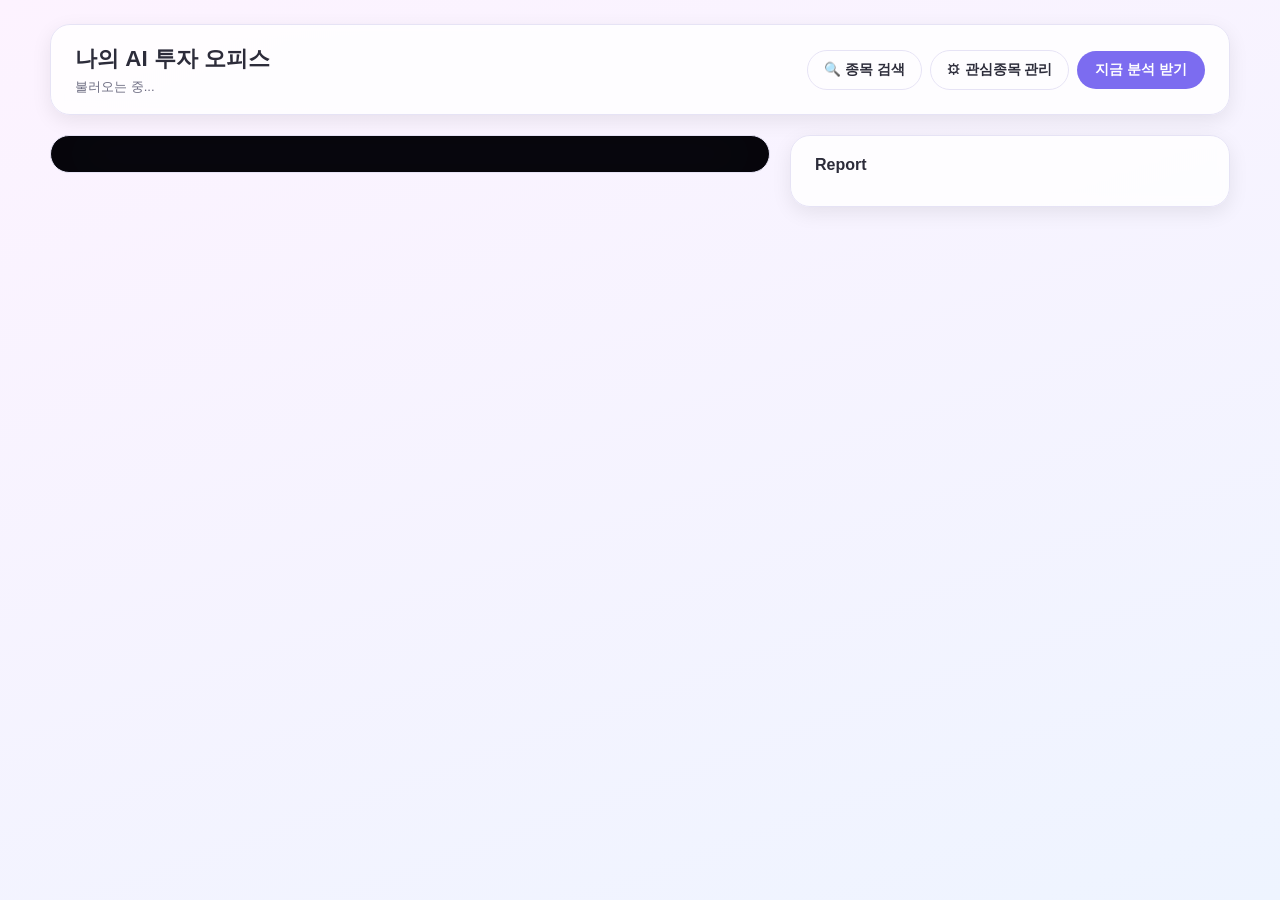
<file: office/template.html>
<!doctype html>
<html lang="ko">
<head>
<meta charset="UTF-8" />
<meta name="viewport" content="width=device-width, initial-scale=1" />
<title>나의 AI 투자 오피스</title>
<style>
  :root {
    --bg-top: #fdf3ff;
    --bg-bottom: #eef4ff;
    --panel-bg: #ffffffcc;
    --text-main: #2c2c3a;
    --text-sub: #6b6b80;
    --border: #e6e3f5;
    --accent: #7c6cf0;
  }
  @media (prefers-color-scheme: dark) {
    :root {
      --bg-top: #201c2e;
      --bg-bottom: #16141f;
      --panel-bg: #2a2638cc;
      --text-main: #ecebf5;
      --text-sub: #a5a2ba;
      --border: #3a3650;
      --accent: #a99bff;
    }
  }
  :root[data-theme="dark"] {
    --bg-top: #201c2e;
    --bg-bottom: #16141f;
    --panel-bg: #2a2638cc;
    --text-main: #ecebf5;
    --text-sub: #a5a2ba;
    --border: #3a3650;
    --accent: #a99bff;
  }
  :root[data-theme="light"] {
    --bg-top: #fdf3ff;
    --bg-bottom: #eef4ff;
    --panel-bg: #ffffffcc;
    --text-main: #2c2c3a;
    --text-sub: #6b6b80;
    --border: #e6e3f5;
    --accent: #7c6cf0;
  }

  * { box-sizing: border-box; }
  body {
    margin: 0;
    min-height: 100vh;
    font-family: -apple-system, "Segoe UI", "Malgun Gothic", sans-serif;
    color: var(--text-main);
    background: linear-gradient(160deg, var(--bg-top), var(--bg-bottom));
    padding: 24px;
  }

  .app { max-width: 1180px; margin: 0 auto; }

  header.topbar {
    display: flex;
    flex-wrap: wrap;
    gap: 16px;
    align-items: center;
    justify-content: space-between;
    background: var(--panel-bg);
    border: 1px solid var(--border);
    border-radius: 20px;
    padding: 18px 24px;
    margin-bottom: 20px;
    backdrop-filter: blur(6px);
    box-shadow: 0 6px 20px rgba(0,0,0,0.08);
  }
  .brand { display: flex; flex-direction: column; gap: 4px; }
  .brand h1 { margin: 0; font-size: 1.4rem; }
  .brand .meta { font-size: 0.82rem; color: var(--text-sub); }

  .run-now-btn {
    border: none; border-radius: 999px; padding: 10px 18px; font-size: 0.85rem; font-weight: 600;
    background: var(--accent); color: white; cursor: pointer;
  }
  .run-now-btn:disabled { opacity: 0.6; cursor: default; }

  .layout { display: grid; grid-template-columns: 1fr 440px; gap: 20px; align-items: start; }
  @media (max-width: 960px) { .layout { grid-template-columns: 1fr; } }

  /* ---- 오피스 타일맵 (부서 구역): 3개 자산군 부서(크립토/국내주식/해외주식) + PM/TRADING/RISK ----
     모든 존은 같은 어두운 베이스를 공유하고, 부서마다 --zone-accent 색만 달라진다(상단 바/라벨/장식/은은한 글로우).
     방마다 완전히 다른 색을 칠하는 대신 "같은 오피스, 다른 팻말"처럼 보이게 하는 게 목표. */
  .office-map {
    display: grid;
    grid-template-columns: repeat(3, 1fr);
    grid-template-areas:
      "crypto krstock usstock"
      "pm trading risk";
    gap: 12px;
    border-radius: 22px;
    overflow: hidden;
    border: 1px solid var(--border);
    padding: 12px;
    background: #0a0912;
    box-shadow: inset 0 0 60px rgba(0,0,0,0.5);
  }
  @media (max-width: 640px) {
    .office-map { grid-template-columns: 1fr; grid-template-areas: "crypto" "krstock" "usstock" "pm" "trading" "risk"; }
  }

  .zone {
    position: relative;
    border-radius: 14px;
    min-height: 160px;
    padding: 38px 12px 12px;
    background-color: #161a26;
    background-image:
      radial-gradient(circle at 88% -12%, var(--zone-accent) 0%, transparent 48%),
      linear-gradient(rgba(255,255,255,0.05) 1px, transparent 1px),
      linear-gradient(90deg, rgba(255,255,255,0.05) 1px, transparent 1px);
    background-size: 100% 100%, 22px 22px, 22px 22px;
    background-blend-mode: normal, normal, normal;
    border-top: 3px solid var(--zone-accent);
    box-shadow: inset 0 0 30px rgba(0,0,0,0.35), 0 6px 16px rgba(0,0,0,0.3);
  }
  .zone[data-team="크립토"]    { grid-area: crypto;   --zone-accent: #f2a33d; }
  .zone[data-team="국내주식"]  { grid-area: krstock;  --zone-accent: #6fb3e8; }
  .zone[data-team="해외주식"]  { grid-area: usstock;  --zone-accent: #4fd0a0; }
  .zone[data-team="PM"]        { grid-area: pm;       --zone-accent: #f2d43d; }
  .zone[data-team="TRADING"]   { grid-area: trading;  --zone-accent: #4fd07a; }
  .zone[data-team="RISK MGMT"] { grid-area: risk;     --zone-accent: #e8564f; }

  .zone-label {
    position: absolute; top: 10px; left: 10px;
    font-size: 0.72rem; font-weight: 800; letter-spacing: 0.06em;
    color: #12121a; background: var(--zone-accent);
    padding: 4px 12px; border-radius: 999px;
    box-shadow: 0 2px 6px rgba(0,0,0,0.35);
  }
  .zone-decor {
    position: absolute; top: 8px; right: 10px;
    background: rgba(0,0,0,0.35); border: 1px solid rgba(255,255,255,0.08);
    border-radius: 8px; padding: 4px 7px;
  }
  .decor-icon { width: 70px; height: 20px; display: block; }

  /* 전원 잠금 상태인 존(TRADING/RISK MGMT)은 텅 빈 느낌이 나지 않게 대각선 패턴 + 워터마크를 깔아준다 */
  .zone.all-locked {
    background-image:
      repeating-linear-gradient(135deg, rgba(255,255,255,0.035) 0 10px, transparent 10px 20px),
      radial-gradient(circle at 88% -12%, var(--zone-accent) 0%, transparent 48%),
      linear-gradient(rgba(255,255,255,0.05) 1px, transparent 1px),
      linear-gradient(90deg, rgba(255,255,255,0.05) 1px, transparent 1px);
    background-size: auto, 100% 100%, 22px 22px, 22px 22px;
  }
  .zone.all-locked::after {
    content: '준비 중';
    position: absolute; right: 14px; bottom: 10px;
    font-size: 0.66rem; font-weight: 800; letter-spacing: 0.08em;
    color: rgba(255,255,255,0.18);
  }

  .zone-floor { display: flex; flex-direction: column; gap: 10px; }
  .subteam-label {
    font-size: 0.62rem; font-weight: 700; letter-spacing: 0.06em; text-transform: uppercase;
    color: rgba(255,255,255,0.6); margin-bottom: 6px; padding-top: 8px;
    border-top: 1px dashed rgba(255,255,255,0.18);
  }
  .subteam:first-child .subteam-label { border-top: none; padding-top: 0; }
  .subteam-floor { display: flex; flex-wrap: wrap; gap: 14px; align-content: flex-start; }

  .desk-unit {
    width: 76px;
    display: flex; flex-direction: column; align-items: center; gap: 6px;
    cursor: pointer;
    border-radius: 10px;
    padding: 4px;
    transition: transform 0.15s ease, background 0.15s ease;
  }
  .desk-unit:not(.locked):hover { transform: translateY(-3px); background: rgba(255,255,255,0.06); }
  .desk-unit.locked { cursor: default; filter: grayscale(1); opacity: 0.55; }

  .sprite-wrap { position: relative; }
  .pixel-person {
    width: 34px; height: 51px;
    animation: bob 2.4s ease-in-out infinite;
  }
  .desk-unit.locked .pixel-person { animation: none; }
  .desk-unit.working .sprite-wrap { animation: walk 1.6s ease-in-out infinite; }
  .lock-badge { position: absolute; top: -4px; right: -6px; font-size: 12px; }
  @keyframes bob { 0%, 100% { transform: translateY(0); } 50% { transform: translateY(-4px); } }
  @keyframes walk { 0%, 100% { transform: translateX(-4px); } 50% { transform: translateX(4px); } }

  .status-label { font-size: 0.62rem; color: #fff; opacity: 0.85; margin-top: 3px; white-space: nowrap; }

  .nameplate {
    font-size: 0.66rem; font-weight: 700; color: #fff; background: rgba(0,0,0,0.55);
    padding: 2px 7px; border-radius: 999px; white-space: nowrap; max-width: 100%;
    overflow: hidden; text-overflow: ellipsis;
  }

  .desk-prop { width: 30px; height: 8px; background: #6b4a2f; border-radius: 2px; position: relative; margin-top: 2px; }
  .desk-prop .desk-monitor {
    position: absolute; top: -6px; left: 50%; transform: translateX(-50%);
    width: 10px; height: 6px; background: #1b1b22; border-radius: 1px;
  }
  .desk-status {
    width: 6px; height: 6px; border-radius: 50%; display: inline-block; margin-right: 3px;
  }
  .desk-status.done { background: #33c17c; }
  .desk-status.pending { background: #b8b3c9; }
  .desk-status.locked { background: #7a7a7a; }

  aside.console {
    border-radius: 20px; border: 1px solid var(--border); background: var(--panel-bg);
    padding: 20px 24px; max-height: 720px; overflow-y: auto; backdrop-filter: blur(6px);
    box-shadow: 0 6px 20px rgba(0,0,0,0.08);
  }
  aside.console h2 { margin: 0 0 12px; font-size: 1rem; }
  .feed-group { margin-bottom: 8px; }
  .feed-group:last-child { margin-bottom: 0; }
  .feed-group summary {
    cursor: pointer; list-style: none; user-select: none;
    font-size: 0.74rem; font-weight: 800; letter-spacing: 0.05em; color: var(--text-sub);
    text-transform: uppercase; padding: 8px 4px; border-bottom: 1px solid var(--border);
    display: flex; align-items: center; gap: 6px;
  }
  .feed-group summary::-webkit-details-marker { display: none; }
  .feed-group summary::before { content: '▸'; font-size: 0.7rem; transition: transform 0.15s ease; }
  .feed-group[open] summary::before { transform: rotate(90deg); }
  .feed-group .symbol-card { margin: 16px 0 0; }
  .symbol-card-label { font-size: 0.92rem; font-weight: 800; margin-bottom: 6px; }
  .feed-item { border-left: 3px solid var(--accent); border-radius: 8px; padding: 12px 14px; margin-bottom: 8px; background: var(--bg-bottom); }
  .feed-item .fhead { display: flex; justify-content: space-between; font-size: 0.8rem; color: var(--text-sub); margin-bottom: 6px; }
  .feed-item .ftext { font-size: 1rem; line-height: 1.7; white-space: pre-wrap; }
  .symbol-empty { color: var(--text-sub); font-size: 0.85rem; padding-bottom: 4px; }

  .summary-card {
    border-left: 3px solid var(--accent); border-radius: 8px; padding: 12px 14px; margin-bottom: 16px;
    background: var(--bg-bottom); font-size: 1rem; line-height: 1.7; white-space: pre-wrap;
  }

  .empty-note { color: var(--text-sub); font-size: 0.85rem; }

  .modal-backdrop {
    display: none; position: fixed; inset: 0; background: rgba(0,0,0,0.35);
    align-items: center; justify-content: center; padding: 20px; z-index: 10;
  }
  .modal-backdrop.open { display: flex; }
  .modal {
    background: var(--panel-bg); border: 1px solid var(--border); border-radius: 18px;
    max-width: 560px; width: 100%; max-height: 80vh; overflow-y: auto; padding: 22px;
    color: var(--text-main);
  }
  .modal h3 { margin-top: 0; }
  .modal-body { font-size: 1rem; line-height: 1.7; }
  .modal-body p { margin: 0 0 12px; }
  .modal-body h4 { margin: 16px 0 6px; font-size: 0.92rem; color: var(--text-sub); }
  .modal-body h4:first-child { margin-top: 0; }
  .modal-body ul { margin: 0 0 12px; padding-left: 1.2em; }
  .modal-body li { margin-bottom: 8px; }
  .modal-body li:last-child { margin-bottom: 0; }
  .modal-body strong { color: var(--accent); }
  .modal .close-btn {
    float: right; border: none; background: var(--bg-bottom); border-radius: 999px;
    width: 28px; height: 28px; cursor: pointer; font-size: 0.9rem;
  }
  .watchlist-toggle-btn {
    border: 1px solid var(--border); border-radius: 999px; padding: 10px 16px; font-size: 0.85rem; font-weight: 600;
    background: transparent; color: var(--text-main); cursor: pointer;
  }
  .watchlist-panel {
    max-width: 1180px; margin: 0 auto 20px; background: var(--panel-bg); border: 1px solid var(--border);
    border-radius: 20px; padding: 18px 24px; display: grid; grid-template-columns: repeat(3, 1fr); gap: 18px;
    backdrop-filter: blur(6px); box-shadow: 0 6px 20px rgba(0,0,0,0.08);
  }
  .watchlist-panel[hidden] { display: none; }
  @media (max-width: 860px) { .watchlist-panel { grid-template-columns: 1fr; } }
  .watchlist-group-title { font-size: 0.78rem; font-weight: 700; color: var(--text-sub); margin-bottom: 8px; }
  .watchlist-add-row { display: flex; gap: 6px; margin-bottom: 6px; }
  .watchlist-input { flex: 1; min-width: 0; padding: 6px 10px; border-radius: 999px; border: 1px solid var(--border); background: var(--bg-bottom); color: var(--text-main); font-size: 0.82rem; }
  .watchlist-add-btn { border: none; border-radius: 999px; padding: 6px 12px; font-size: 0.78rem; font-weight: 600; background: var(--accent); color: white; cursor: pointer; }
  .watchlist-add-btn:disabled, .watchlist-input:disabled { opacity: 0.5; cursor: default; }
  .watchlist-error { color: #e0574f; font-size: 0.74rem; min-height: 1em; margin-bottom: 6px; }
  .watchlist-chips { display: flex; flex-wrap: wrap; gap: 6px; }
  .watchlist-chip { display: inline-flex; align-items: center; gap: 4px; background: var(--bg-bottom); border: 1px solid var(--border); border-radius: 999px; padding: 3px 6px 3px 10px; font-size: 0.76rem; }
  .watchlist-chip button { border: none; background: none; cursor: pointer; color: var(--text-sub); font-size: 0.8rem; padding: 0 2px; }
  .watchlist-static-note { grid-column: 1 / -1; color: var(--text-sub); font-size: 0.8rem; }
  .search-suggestions { position: relative; z-index: 5; margin-top: 6px; max-height: 260px; overflow-y: auto; border: 1px solid var(--border); border-radius: 10px; background: var(--panel-bg); }
  .search-suggestions[hidden] { display: none; }
  .search-suggestion-item { display: flex; align-items: center; gap: 8px; padding: 8px 12px; cursor: pointer; font-size: 0.82rem; }
  .search-suggestion-item:hover { background: var(--bg-bottom); }
  .search-suggestion-badge { font-size: 0.68rem; padding: 2px 8px; border-radius: 999px; background: var(--accent); color: white; white-space: nowrap; }
  .search-panel { display: grid; gap: 10px; background: var(--panel-bg); border: 1px solid var(--border); border-radius: 20px; padding: 16px 20px; margin-bottom: 20px; }
  .search-panel[hidden] { display: none; }
</style>
</head>
<body>
<div class="app">
  <header class="topbar">
    <div class="brand">
      <h1 id="office-title">나의 AI 투자 오피스</h1>
      <div class="meta" id="office-meta">불러오는 중...</div>
    </div>
    <div style="display:flex; gap:8px; align-items:center;">
      <button id="search-toggle-btn" class="watchlist-toggle-btn" type="button">🔍 종목 검색</button>
      <button id="watchlist-toggle-btn" class="watchlist-toggle-btn" type="button">⚙ 관심종목 관리</button>
      <button id="run-now-btn" class="run-now-btn">지금 분석 받기</button>
    </div>
  </header>

  <section class="watchlist-panel" id="watchlist-panel" hidden>
    <div class="watchlist-group" data-type="crypto">
      <div class="watchlist-group-title">크립토 (심볼, 예: SOL)</div>
      <div class="watchlist-add-row">
        <input class="watchlist-input" type="text" placeholder="심볼 (예: SOL)" disabled>
        <button class="watchlist-add-btn" type="button" disabled>추가</button>
      </div>
      <div class="watchlist-error"></div>
      <div class="watchlist-chips"></div>
    </div>
    <div class="watchlist-group" data-type="stocks_kr">
      <div class="watchlist-group-title">국내주식 (6자리 코드, 예: 005930)</div>
      <div class="watchlist-add-row">
        <input class="watchlist-input" type="text" placeholder="코드 (예: 005930)" disabled>
        <button class="watchlist-add-btn" type="button" disabled>추가</button>
      </div>
      <div class="watchlist-error"></div>
      <div class="watchlist-chips"></div>
    </div>
    <div class="watchlist-group" data-type="stocks_us">
      <div class="watchlist-group-title">해외주식 (티커, 예: TSLA)</div>
      <div class="watchlist-add-row">
        <input class="watchlist-input" type="text" placeholder="티커 (예: TSLA)" disabled>
        <button class="watchlist-add-btn" type="button" disabled>추가</button>
      </div>
      <div class="watchlist-error"></div>
      <div class="watchlist-chips"></div>
    </div>
    <div class="watchlist-static-note" id="watchlist-static-note">
      ⚠ 라이브 뷰어(launch_live_office.bat 실행 후 localhost:8787)에서만 사용할 수 있습니다.
    </div>
  </section>

  <section class="search-panel" id="search-panel" hidden>
    <input id="search-input" class="watchlist-input" type="text"
           placeholder="종목/코인 검색 (심볼 또는 이름) — 워치리스트에 없어도 즉시분석" autocomplete="off" disabled>
    <div id="search-suggestions" class="search-suggestions" hidden></div>
    <div id="search-status" class="watchlist-error"></div>
    <div>
      <div class="watchlist-group-title">최근검색</div>
      <div id="recent-searches-chips" class="watchlist-chips"></div>
    </div>
    <div class="watchlist-static-note" id="search-static-note">
      ⚠ 라이브 뷰어(launch_live_office.bat 실행 후 localhost:8787)에서만 사용할 수 있습니다.
    </div>
  </section>

  <div class="layout">
    <main class="office-map" id="office-map"></main>
    <aside class="console">
      <h2>Report</h2>
      <div id="summary"></div>
      <div id="feed"></div>
    </aside>
  </div>
</div>

<div class="modal-backdrop" id="modal-backdrop">
  <div class="modal">
    <button class="close-btn" id="modal-close">✕</button>
    <h3 id="modal-title"></h3>
    <div id="modal-body" class="modal-body"></div>
  </div>
</div>

<script>
  window.__OFFICE_DATA__ = /*__OFFICE_DATA_JSON__*/;

  const mapEl = document.getElementById('office-map');
  const summaryEl = document.getElementById('summary');
  const feedEl = document.getElementById('feed');
  const TEAM_ORDER = ['크립토', '국내주식', '해외주식', 'PM', 'TRADING', 'RISK MGMT'];
  const TEAM_LABELS = {
    '크립토': '크립토 데스크', '국내주식': '국내주식 데스크', '해외주식': '해외주식 데스크',
    'PM': 'PM OFFICE', 'TRADING': 'TRADING', 'RISK MGMT': 'RISK MGMT',
  };
  // 팀마다 하는 일이 한눈에 보이도록 존 상단에 붙이는 장식 아이콘(캔들차트/추세선/지구본+막대/책장/시계+티커/경고게이지).
  const TEAM_DECOR = {
    '크립토': `<svg viewBox="0 0 60 20" class="decor-icon" shape-rendering="crispEdges">
      <rect x="2" y="4" width="2" height="12" fill="#e0574f"/><rect x="1" y="7" width="4" height="6" fill="#e0574f"/>
      <rect x="12" y="2" width="2" height="16" fill="#4fd07a"/><rect x="11" y="6" width="4" height="8" fill="#4fd07a"/>
      <rect x="22" y="6" width="2" height="10" fill="#e0574f"/><rect x="21" y="9" width="4" height="5" fill="#e0574f"/>
      <rect x="32" y="1" width="2" height="18" fill="#4fd07a"/><rect x="31" y="4" width="4" height="10" fill="#4fd07a"/>
      <rect x="42" y="5" width="2" height="11" fill="#4fd07a"/><rect x="41" y="8" width="4" height="6" fill="#4fd07a"/>
    </svg>`,
    '국내주식': `<svg viewBox="0 0 60 20" class="decor-icon" shape-rendering="crispEdges">
      <polyline points="2,18 14,11 26,14 38,5 50,8" fill="none" stroke="#6fb3e8" stroke-width="2"/>
      <rect x="48" y="0" width="5" height="5" fill="#6fb3e8"/>
    </svg>`,
    '해외주식': `<svg viewBox="0 0 60 20" class="decor-icon" shape-rendering="crispEdges">
      <rect x="2" y="10" width="6" height="8" fill="#4fd0a0"/><rect x="11" y="4" width="6" height="14" fill="#4fd0a0"/>
      <rect x="20" y="8" width="6" height="10" fill="#4fd0a0"/>
      <circle cx="45" cy="10" r="8" fill="none" stroke="#4fd0a0" stroke-width="2"/>
      <line x1="37" y1="10" x2="53" y2="10" stroke="#4fd0a0" stroke-width="1"/>
    </svg>`,
    'PM': `<svg viewBox="0 0 60 20" class="decor-icon" shape-rendering="crispEdges">
      <rect x="1" y="1" width="58" height="18" fill="none" stroke="#f2d43d" stroke-width="1.5"/>
      <rect x="6" y="4" width="4" height="12" fill="#e0574f"/><rect x="12" y="4" width="4" height="12" fill="#4fd07a"/>
      <rect x="18" y="4" width="4" height="12" fill="#6fb3e8"/><rect x="24" y="4" width="4" height="12" fill="#f2a33d"/>
      <rect x="30" y="4" width="4" height="12" fill="#a99bff"/><rect x="36" y="4" width="4" height="12" fill="#4fd0a0"/>
    </svg>`,
    'TRADING': `<svg viewBox="0 0 60 20" class="decor-icon" shape-rendering="crispEdges">
      <circle cx="10" cy="10" r="8" fill="none" stroke="#4fd07a" stroke-width="2"/>
      <line x1="10" y1="10" x2="10" y2="5" stroke="#4fd07a" stroke-width="2"/>
      <line x1="10" y1="10" x2="14" y2="10" stroke="#4fd07a" stroke-width="2"/>
      <rect x="24" y="5" width="34" height="10" fill="#0c1a10" stroke="#4fd07a"/>
      <rect x="27" y="8" width="4" height="4" fill="#4fd07a"/><rect x="34" y="8" width="4" height="4" fill="#e0574f"/>
      <rect x="41" y="8" width="4" height="4" fill="#4fd07a"/><rect x="48" y="8" width="4" height="4" fill="#e0574f"/>
    </svg>`,
    'RISK MGMT': `<svg viewBox="0 0 60 20" class="decor-icon" shape-rendering="crispEdges">
      <rect x="2" y="12" width="6" height="6" fill="#e8564f"/><rect x="11" y="8" width="6" height="10" fill="#e8564f"/>
      <rect x="20" y="4" width="6" height="14" fill="#e8564f"/>
      <path d="M38 17 L45 3 L52 17 Z" fill="none" stroke="#e8564f" stroke-width="2"/>
      <rect x="43.5" y="9" width="3" height="4" fill="#e8564f"/><rect x="43.5" y="14" width="3" height="2" fill="#e8564f"/>
    </svg>`,
  };

  // 8x12 픽셀 그리드로 그린 단순 사람 스프라이트. 셔츠 색은 직원 색상, 머리색은 id로 고정 배정해 다양성을 줌.
  const HAIR_COLORS = ['#2b1d14', '#5b3a29', '#1a1a1a', '#8a5a2b', '#d9c9a3', '#c26b3f'];
  function hairColorFor(id) {
    let sum = 0;
    for (let i = 0; i < id.length; i++) sum += id.charCodeAt(i);
    return HAIR_COLORS[sum % HAIR_COLORS.length];
  }
  function pixelPersonSvg(shirtColor, hairColor) {
    return `
      <svg class="pixel-person" viewBox="0 0 8 12" shape-rendering="crispEdges">
        <rect x="1" y="4" width="6" height="5" fill="${shirtColor}"/>
        <rect x="2" y="9" width="2" height="3" fill="#33384a"/>
        <rect x="4" y="9" width="2" height="3" fill="#33384a"/>
        <rect x="1" y="11" width="6" height="1" fill="#2b2b33"/>
        <rect x="2" y="2" width="4" height="2" fill="#f0c9a0"/>
        <rect x="1" y="0" width="6" height="2" fill="${hairColor}"/>
      </svg>
    `;
  }

  const SUBTEAM_ORDER = ['ANALYSTS', 'RESEARCH'];
  const SUBTEAM_LABELS = { ANALYSTS: '애널리스트', RESEARCH: '리서치' };

  function buildDeskUnit(emp) {
    const unit = document.createElement('div');
    const statusClass = emp.placeholder ? 'locked' : (emp.status === 'done' ? 'done' : 'pending');
    unit.className = 'desk-unit' + (emp.placeholder ? ' locked' : (statusClass === 'pending' ? ' working' : ''));
    const statusLabel = emp.placeholder ? '🔒 대기' : (statusClass === 'done' ? '✅ 완료' : '⏳ 분석 중');
    unit.innerHTML = `
      <div class="sprite-wrap">
        ${pixelPersonSvg(emp.color, hairColorFor(emp.id))}
        ${emp.placeholder ? '<span class="lock-badge">🔒</span>' : ''}
      </div>
      <div class="nameplate"><span class="desk-status ${statusClass}"></span>${emp.name}</div>
      <div class="desk-prop"><div class="desk-monitor"></div></div>
      <div class="status-label">${statusLabel}</div>
    `;
    unit.title = emp.placeholder ? emp.statusText : `${emp.role} · ${emp.statusText}`;
    unit.addEventListener('click', () => openModal(emp));
    return unit;
  }

  // 원문(마크다운 비슷한 텍스트: "- **BTC**: ..." 글머리, "### " 헤더)을 문단/리스트로 나눠서 보여준다.
  function escapeHtml(s) {
    return s.replace(/&/g, '&amp;').replace(/</g, '&lt;').replace(/>/g, '&gt;');
  }
  function formatAnalysisText(text) {
    const lines = (text || '').split('\n').map(l => l.trim()).filter(Boolean);
    if (lines.length === 0) return '<p>아직 작성된 분석이 없습니다.</p>';
    let html = '';
    let inList = false;
    const closeList = () => { if (inList) { html += '</ul>'; inList = false; } };
    const render = s => escapeHtml(s).replace(/\*\*(.+?)\*\*/g, '<strong>$1</strong>');
    lines.forEach(line => {
      const isBullet = /^[-*]\s+/.test(line);
      const isHeading = /^#{1,4}\s+/.test(line);
      const content = line.replace(/^[-*]\s+/, '').replace(/^#{1,4}\s+/, '');
      if (isHeading) {
        closeList();
        html += `<h4>${render(content)}</h4>`;
      } else if (isBullet) {
        if (!inList) { html += '<ul>'; inList = true; }
        html += `<li>${render(content)}</li>`;
      } else {
        closeList();
        html += `<p>${render(content)}</p>`;
      }
    });
    closeList();
    return html;
  }

  const backdrop = document.getElementById('modal-backdrop');
  const modalTitle = document.getElementById('modal-title');
  const modalBody = document.getElementById('modal-body');
  function openModal(emp) {
    modalTitle.textContent = `${emp.emoji} ${emp.name} — 오늘의 분석`;
    modalBody.innerHTML = formatAnalysisText(emp.fullText);
    backdrop.classList.add('open');
  }
  document.getElementById('modal-close').addEventListener('click', () => backdrop.classList.remove('open'));
  backdrop.addEventListener('click', (e) => { if (e.target === backdrop) backdrop.classList.remove('open'); });

  function renderOffice(data) {
    document.getElementById('office-title').textContent = data.title;
    const activeCount = data.employees.filter(e => !e.placeholder).length;
    document.getElementById('office-meta').textContent =
      `AI STAFF ${activeCount}명(+대기 ${data.employees.length - activeCount}) · 마지막 업데이트 ${data.generatedAt}`;

    const byTeam = {};
    data.employees.forEach(emp => {
      (byTeam[emp.team] = byTeam[emp.team] || []).push(emp);
    });

    mapEl.innerHTML = '';
    TEAM_ORDER.forEach(team => {
      const members = byTeam[team];
      if (!members) return;
      const zone = document.createElement('section');
      zone.className = 'zone' + (members.every(m => m.placeholder) ? ' all-locked' : '');
      zone.dataset.team = team;
      zone.innerHTML = `
        <div class="zone-label">${TEAM_LABELS[team] || team}</div>
        <div class="zone-decor">${TEAM_DECOR[team] || ''}</div>
        <div class="zone-floor"></div>
      `;
      const floor = zone.querySelector('.zone-floor');

      const bySubteam = {};
      members.forEach(emp => {
        const key = emp.subteam || '';
        (bySubteam[key] = bySubteam[key] || []).push(emp);
      });
      const subteamKeys = SUBTEAM_ORDER.filter(k => bySubteam[k]);

      if (subteamKeys.length === 0) {
        // 부서 내 애널리스트/리서치 구분이 없는 존(PM, TRADING, RISK MGMT)은 그냥 한 층에 배치
        members.forEach(emp => floor.appendChild(buildDeskUnit(emp)));
      } else {
        subteamKeys.forEach(key => {
          const sub = document.createElement('div');
          sub.className = 'subteam';
          sub.innerHTML = `<div class="subteam-label">${SUBTEAM_LABELS[key] || key}</div><div class="subteam-floor"></div>`;
          const subFloor = sub.querySelector('.subteam-floor');
          bySubteam[key].forEach(emp => subFloor.appendChild(buildDeskUnit(emp)));
          floor.appendChild(sub);
        });
      }

      mapEl.appendChild(zone);
    });

    summaryEl.innerHTML = data.summary
      ? `<div class="summary-card">${data.summary}</div>`
      : '';

    if (data.watchlistGroups.length === 0) {
      feedEl.innerHTML = '<div class="empty-note">관심종목이 없습니다. 헤더의 "⚙ 관심종목 관리"에서 추가해보세요.</div>';
    } else {
      feedEl.innerHTML = '';
      data.watchlistGroups.forEach(group => {
        const details = document.createElement('details');
        details.className = 'feed-group';
        const summary = document.createElement('summary');
        summary.textContent = `${group.category} (${group.items.length})`;
        details.appendChild(summary);
        group.items.forEach(item => {
          const card = document.createElement('div');
          card.className = 'symbol-card';
          const label = document.createElement('div');
          label.className = 'symbol-card-label';
          label.textContent = item.label;
          card.appendChild(label);
          if (item.notes.length === 0) {
            const empty = document.createElement('div');
            empty.className = 'symbol-empty';
            empty.textContent = '아직 분석 없음';
            card.appendChild(empty);
          } else {
            item.notes.forEach(note => {
              const div = document.createElement('div');
              div.className = 'feed-item';
              div.innerHTML = `
                <div class="fhead"><span>${note.emoji} ${note.name}</span></div>
                <div class="ftext">${note.text}</div>
              `;
              card.appendChild(div);
            });
          }
          details.appendChild(card);
        });
        feedEl.appendChild(details);
      });
    }
  }

  renderOffice(window.__OFFICE_DATA__);

  // 로컬 서버(scripts/serve_office.py)로 서빙 중일 때만 /api/live가 응답한다.
  // file://로 직접 열었을 때는 fetch가 실패하므로 조용히 무시하고 스냅샷만 보여준다.
  const runBtn = document.getElementById('run-now-btn');
  const RUN_BTN_DEFAULT = runBtn.textContent;
  let wasRunning = false;

  const LIVE_POLL_MS = 30000;
  function pollLive() {
    fetch('/api/live', { cache: 'no-store' })
      .then(r => (r.ok ? r.json() : null))
      .then(data => {
        if (!data) return;
        renderOffice(data);
        // 버튼 상태는 실제 분석 프로세스 실행 여부로 결정 (타이머로 눈감고 리셋하지 않음)
        runBtn.disabled = data.analysisRunning;
        if (data.analysisRunning) {
          runBtn.textContent = '분석 중... (완료되면 자동 반영)';
        } else if (data.analysisFailed) {
          runBtn.textContent = '분석 실패 - logs 폴더 확인 (다시 시도하려면 클릭)';
        } else {
          runBtn.textContent = RUN_BTN_DEFAULT;
        }
        // 분석이 막 끝난 시점(실행중 → 완료)이면 종합 리포트를 팝업으로 띄운다 (성공했을 때만)
        if (wasRunning && !data.analysisRunning && !data.analysisFailed) {
          const chief = data.employees.find(e => e.id === 'chief-strategist');
          if (chief) openModal(chief);
        }
        wasRunning = data.analysisRunning;
      })
      .catch(() => {});
  }
  setInterval(pollLive, LIVE_POLL_MS);

  runBtn.addEventListener('click', () => {
    runBtn.disabled = true;
    runBtn.textContent = '요청 보내는 중...';
    fetch('/api/run-now', { method: 'POST' })
      .then(r => r.json().then(data => ({ ok: r.ok, message: data.message })))
      .then(({ ok, message }) => {
        runBtn.textContent = message;
        if (!ok) setTimeout(() => { runBtn.textContent = RUN_BTN_DEFAULT; runBtn.disabled = false; }, 3000);
        else pollLive(); // 즉시 한 번 폴링해서 analysisRunning 상태 반영
      })
      .catch(() => { runBtn.textContent = '실시간 서버에서만 사용 가능합니다'; setTimeout(() => { runBtn.textContent = RUN_BTN_DEFAULT; runBtn.disabled = false; }, 3000); });
  });

  const watchlistToggleBtn = document.getElementById('watchlist-toggle-btn');
  const watchlistPanel = document.getElementById('watchlist-panel');
  const watchlistStaticNote = document.getElementById('watchlist-static-note');
  const WATCHLIST_TYPES = ['crypto', 'stocks_kr', 'stocks_us'];
  const WATCHLIST_ID_FIELD = { crypto: 'symbol', stocks_kr: 'code', stocks_us: 'ticker' };
  let watchlistLoaded = false;

  watchlistToggleBtn.addEventListener('click', () => {
    const willOpen = watchlistPanel.hidden;
    watchlistPanel.hidden = !willOpen;
    if (willOpen && !watchlistLoaded) loadWatchlist();
  });

  function setWatchlistInputsEnabled(enabled) {
    WATCHLIST_TYPES.forEach(type => {
      const group = document.querySelector(`.watchlist-group[data-type="${type}"]`);
      group.querySelector('.watchlist-input').disabled = !enabled;
      group.querySelector('.watchlist-add-btn').disabled = !enabled;
    });
  }

  function renderChips(type, items) {
    const chipsEl = document.querySelector(`.watchlist-group[data-type="${type}"] .watchlist-chips`);
    const idField = WATCHLIST_ID_FIELD[type];
    chipsEl.innerHTML = '';
    items.forEach(item => {
      const chip = document.createElement('span');
      chip.className = 'watchlist-chip';
      chip.innerHTML = `${item.name || item.symbol}<button type="button">✕</button>`;
      chip.querySelector('button').addEventListener('click', () => deleteWatchlistItem(type, item[idField]));
      chipsEl.appendChild(chip);
    });
  }

  function loadWatchlist() {
    fetch('/api/watchlist', { cache: 'no-store' })
      .then(r => (r.ok ? r.json() : Promise.reject()))
      .then(data => {
        watchlistLoaded = true;
        watchlistStaticNote.hidden = true;
        setWatchlistInputsEnabled(true);
        WATCHLIST_TYPES.forEach(type => renderChips(type, data[type] || []));
      })
      .catch(() => {
        watchlistStaticNote.hidden = false;
        setWatchlistInputsEnabled(false);
      });
  }

  function addWatchlistItem(type) {
    const group = document.querySelector(`.watchlist-group[data-type="${type}"]`);
    const input = group.querySelector('.watchlist-input');
    const btn = group.querySelector('.watchlist-add-btn');
    const errorEl = group.querySelector('.watchlist-error');
    const symbol = input.value.trim();
    errorEl.textContent = '';
    if (!symbol) return;
    btn.disabled = true;
    fetch('/api/watchlist', {
      method: 'POST',
      headers: { 'Content-Type': 'application/json' },
      body: JSON.stringify({ type, symbol }),
    })
      .then(r => r.json().then(data => ({ ok: r.ok, data })))
      .then(({ ok, data }) => {
        btn.disabled = false;
        if (!ok) { errorEl.textContent = data.error || '추가 실패'; return; }
        input.value = '';
        errorEl.textContent = data.warning || '';
        loadWatchlist();
        pollLive();
      })
      .catch(() => { btn.disabled = false; errorEl.textContent = '요청 실패'; });
  }

  function deleteWatchlistItem(type, symbol) {
    fetch('/api/watchlist', {
      method: 'DELETE',
      headers: { 'Content-Type': 'application/json' },
      body: JSON.stringify({ type, symbol }),
    })
      .then(() => { loadWatchlist(); pollLive(); })
      .catch(() => {});
  }

  WATCHLIST_TYPES.forEach(type => {
    const group = document.querySelector(`.watchlist-group[data-type="${type}"]`);
    group.querySelector('.watchlist-add-btn').addEventListener('click', () => addWatchlistItem(type));
    group.querySelector('.watchlist-input').addEventListener('keydown', (e) => {
      if (e.key === 'Enter') addWatchlistItem(type);
    });
  });

  const searchToggleBtn = document.getElementById('search-toggle-btn');
  const searchPanel = document.getElementById('search-panel');
  const searchInput = document.getElementById('search-input');
  const searchSuggestions = document.getElementById('search-suggestions');
  const searchStatus = document.getElementById('search-status');
  const searchStaticNote = document.getElementById('search-static-note');
  const recentSearchesChips = document.getElementById('recent-searches-chips');
  const SEARCH_TYPE_LABELS = { crypto: '크립토', stocks_kr: '국내주식', stocks_us: '해외주식' };
  let searchLoaded = false;
  let searchDebounceTimer = null;
  let quickAnalyzePollTimer = null;

  searchToggleBtn.addEventListener('click', () => {
    const willOpen = searchPanel.hidden;
    searchPanel.hidden = !willOpen;
    if (willOpen && !searchLoaded) loadRecentSearches();
  });

  function loadRecentSearches() {
    fetch('/api/recent-searches', { cache: 'no-store' })
      .then(r => (r.ok ? r.json() : Promise.reject()))
      .then(data => {
        searchLoaded = true;
        searchStaticNote.hidden = true;
        searchInput.disabled = false;
        renderRecentSearches(data.items || []);
      })
      .catch(() => {
        searchStaticNote.hidden = false;
        searchInput.disabled = true;
      });
  }

  function renderRecentSearches(items) {
    recentSearchesChips.innerHTML = '';
    items.forEach(item => {
      const chip = document.createElement('span');
      chip.className = 'watchlist-chip';
      chip.style.cursor = 'pointer';
      chip.textContent = `${SEARCH_TYPE_LABELS[item.type] || item.type} · ${item.name || item.symbol}`;
      chip.addEventListener('click', () => {
        openModal({ emoji: '🔍', name: `${item.symbol} 즉시분석`, fullText: item.result_text });
      });
      recentSearchesChips.appendChild(chip);
    });
  }

  searchInput.addEventListener('input', () => {
    clearTimeout(searchDebounceTimer);
    const q = searchInput.value.trim();
    if (!q) { searchSuggestions.hidden = true; return; }
    searchDebounceTimer = setTimeout(() => {
      fetch(`/api/symbols?q=${encodeURIComponent(q)}`, { cache: 'no-store' })
        .then(r => (r.ok ? r.json() : { items: [] }))
        .then(data => renderSuggestions(data.items || []))
        .catch(() => { searchSuggestions.hidden = true; });
    }, 250);
  });

  function renderSuggestions(items) {
    searchSuggestions.innerHTML = '';
    if (!items.length) { searchSuggestions.hidden = true; return; }
    items.forEach(item => {
      const row = document.createElement('div');
      row.className = 'search-suggestion-item';
      row.innerHTML =
        `<span class="search-suggestion-badge">${SEARCH_TYPE_LABELS[item.type] || item.type}</span>` +
        `<span>${item.symbol}</span><span style="color:var(--text-sub);">${item.name}</span>`;
      row.addEventListener('click', () => startQuickAnalyze(item));
      searchSuggestions.appendChild(row);
    });
    searchSuggestions.hidden = false;
  }

  function startQuickAnalyze(item) {
    searchSuggestions.hidden = true;
    searchInput.value = `${item.symbol} 분석 중... (수십초~수분 소요)`;
    searchInput.disabled = true;
    searchStatus.textContent = '';
    fetch('/api/quick-analyze', {
      method: 'POST',
      headers: { 'Content-Type': 'application/json' },
      body: JSON.stringify({ type: item.type, symbol: item.symbol, name: item.name }),
    })
      .then(r => r.json().then(data => ({ ok: r.ok, data })))
      .then(({ ok, data }) => {
        if (!ok) {
          searchInput.disabled = false;
          searchInput.value = '';
          searchStatus.textContent = data.error || '분석 시작 실패';
          return;
        }
        pollQuickAnalyze();
      })
      .catch(() => {
        searchInput.disabled = false;
        searchInput.value = '';
        searchStatus.textContent = '요청 실패';
      });
  }

  function pollQuickAnalyze() {
    clearTimeout(quickAnalyzePollTimer);
    fetch('/api/quick-analyze/status', { cache: 'no-store' })
      .then(r => r.json())
      .then(data => {
        if (data.status === 'running') {
          quickAnalyzePollTimer = setTimeout(pollQuickAnalyze, 5000);
          return;
        }
        searchInput.disabled = false;
        searchInput.value = '';
        if (data.status === 'done') {
          openModal({ emoji: '🔍', name: `${data.symbol} 즉시분석`, fullText: data.result_text });
          loadRecentSearches();
        } else if (data.status === 'error') {
          searchStatus.textContent = `분석 실패: ${data.error}`;
        }
      })
      .catch(() => {
        quickAnalyzePollTimer = setTimeout(pollQuickAnalyze, 5000);
      });
  }

  document.addEventListener('click', (e) => {
    if (!searchSuggestions.contains(e.target) && e.target !== searchInput) {
      searchSuggestions.hidden = true;
    }
  });
</script>
</body>
</html>
</file>
